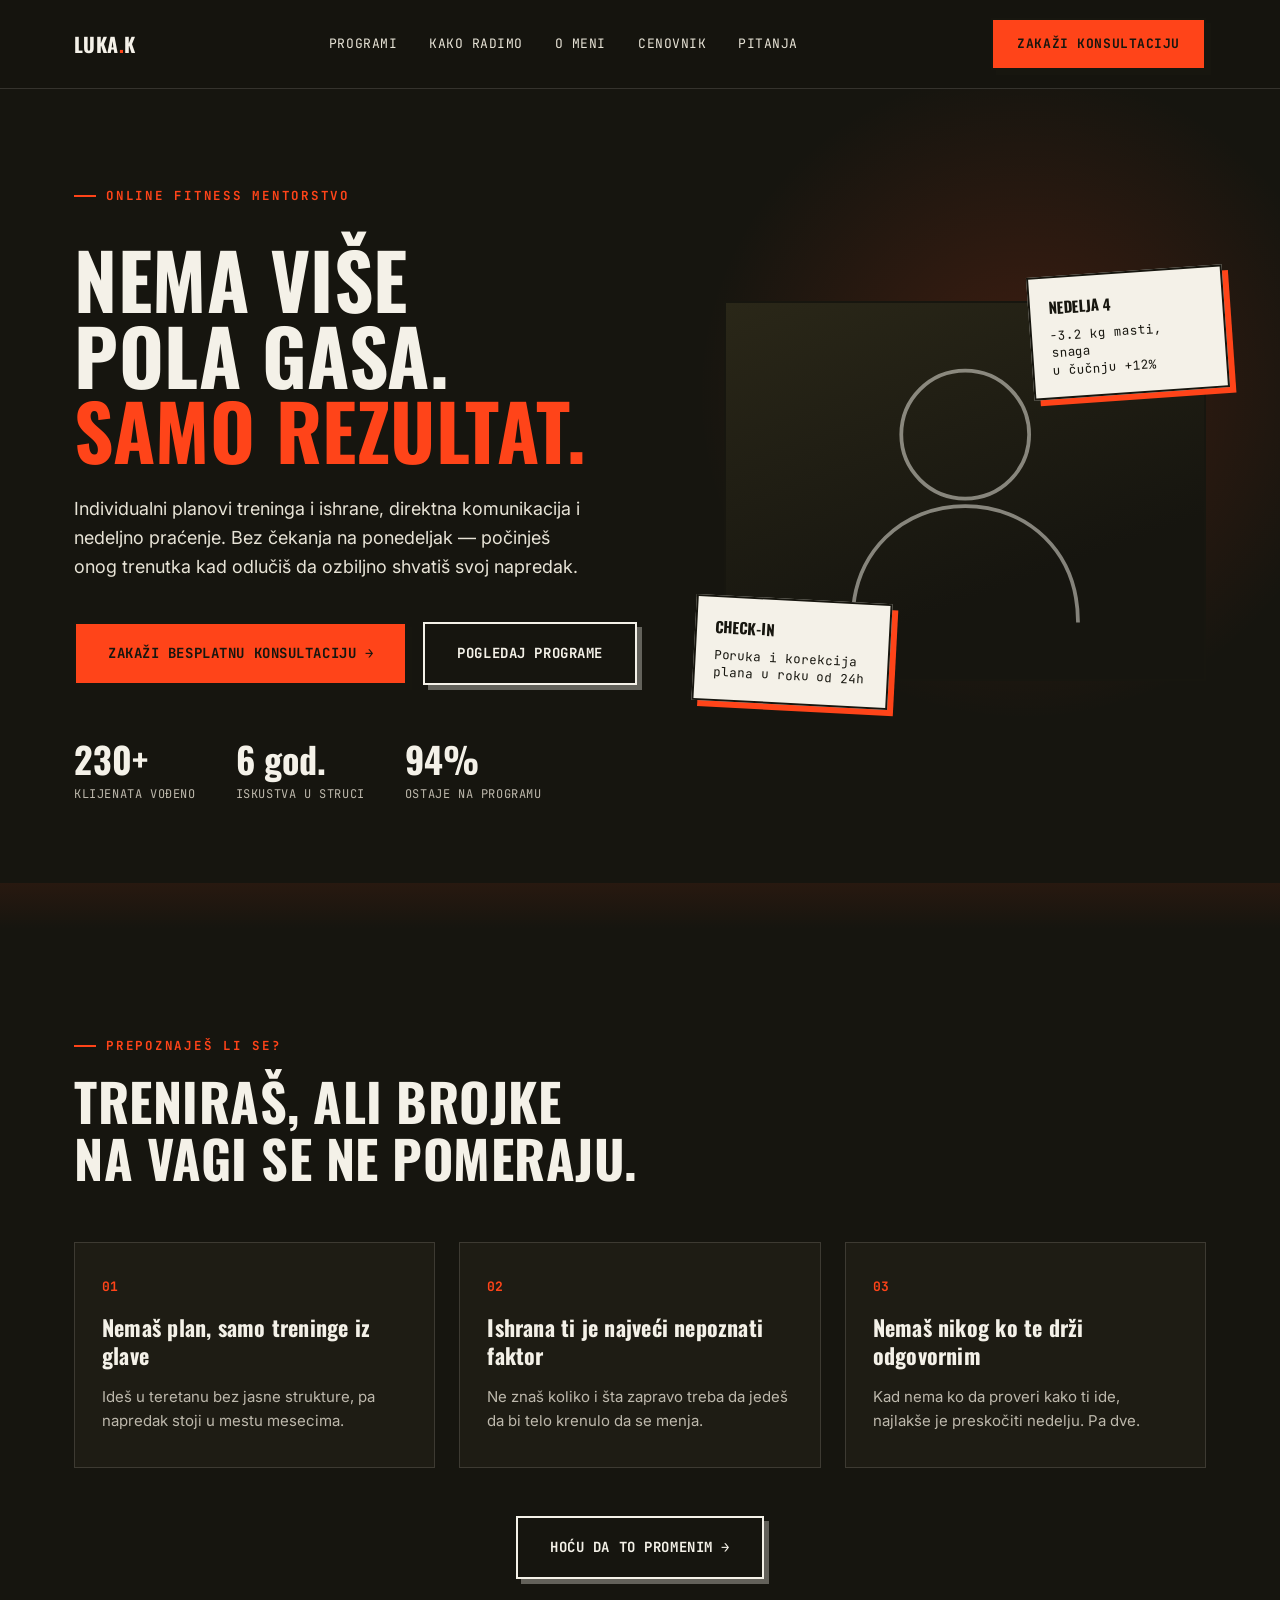
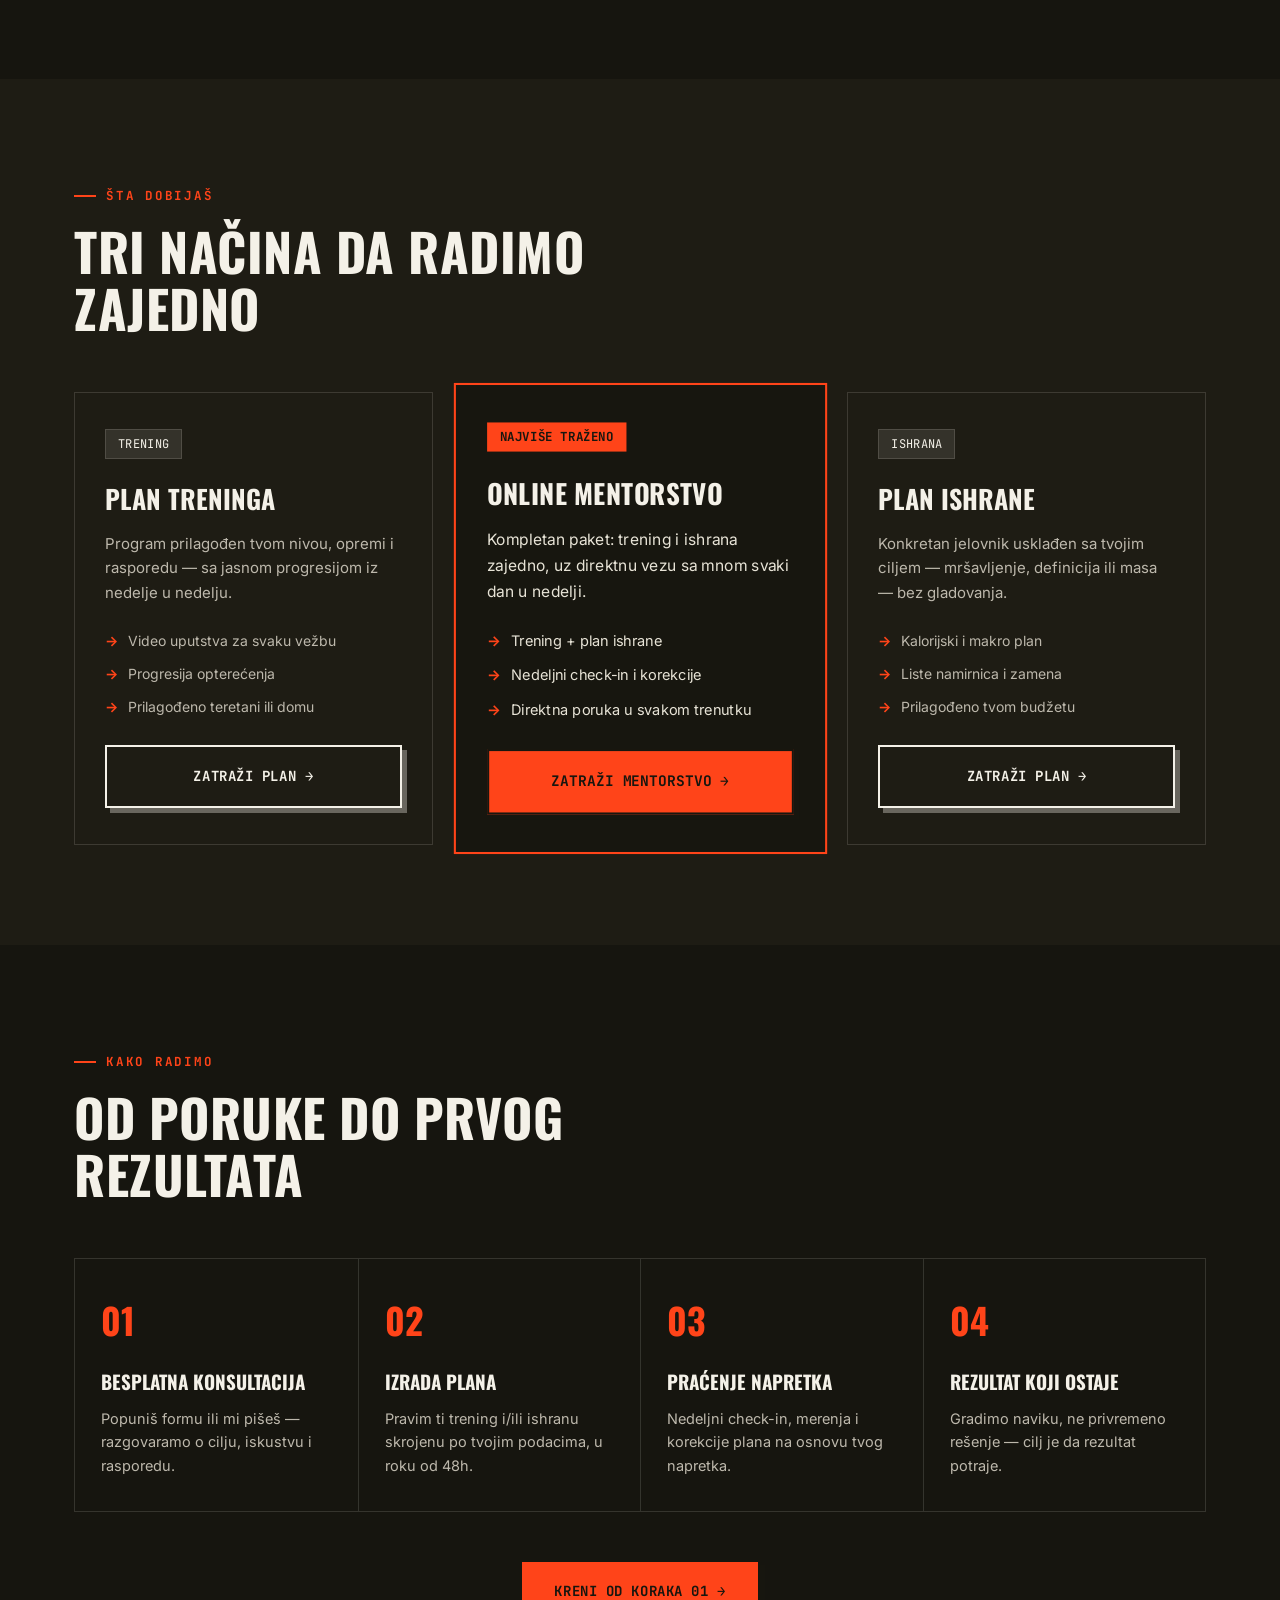
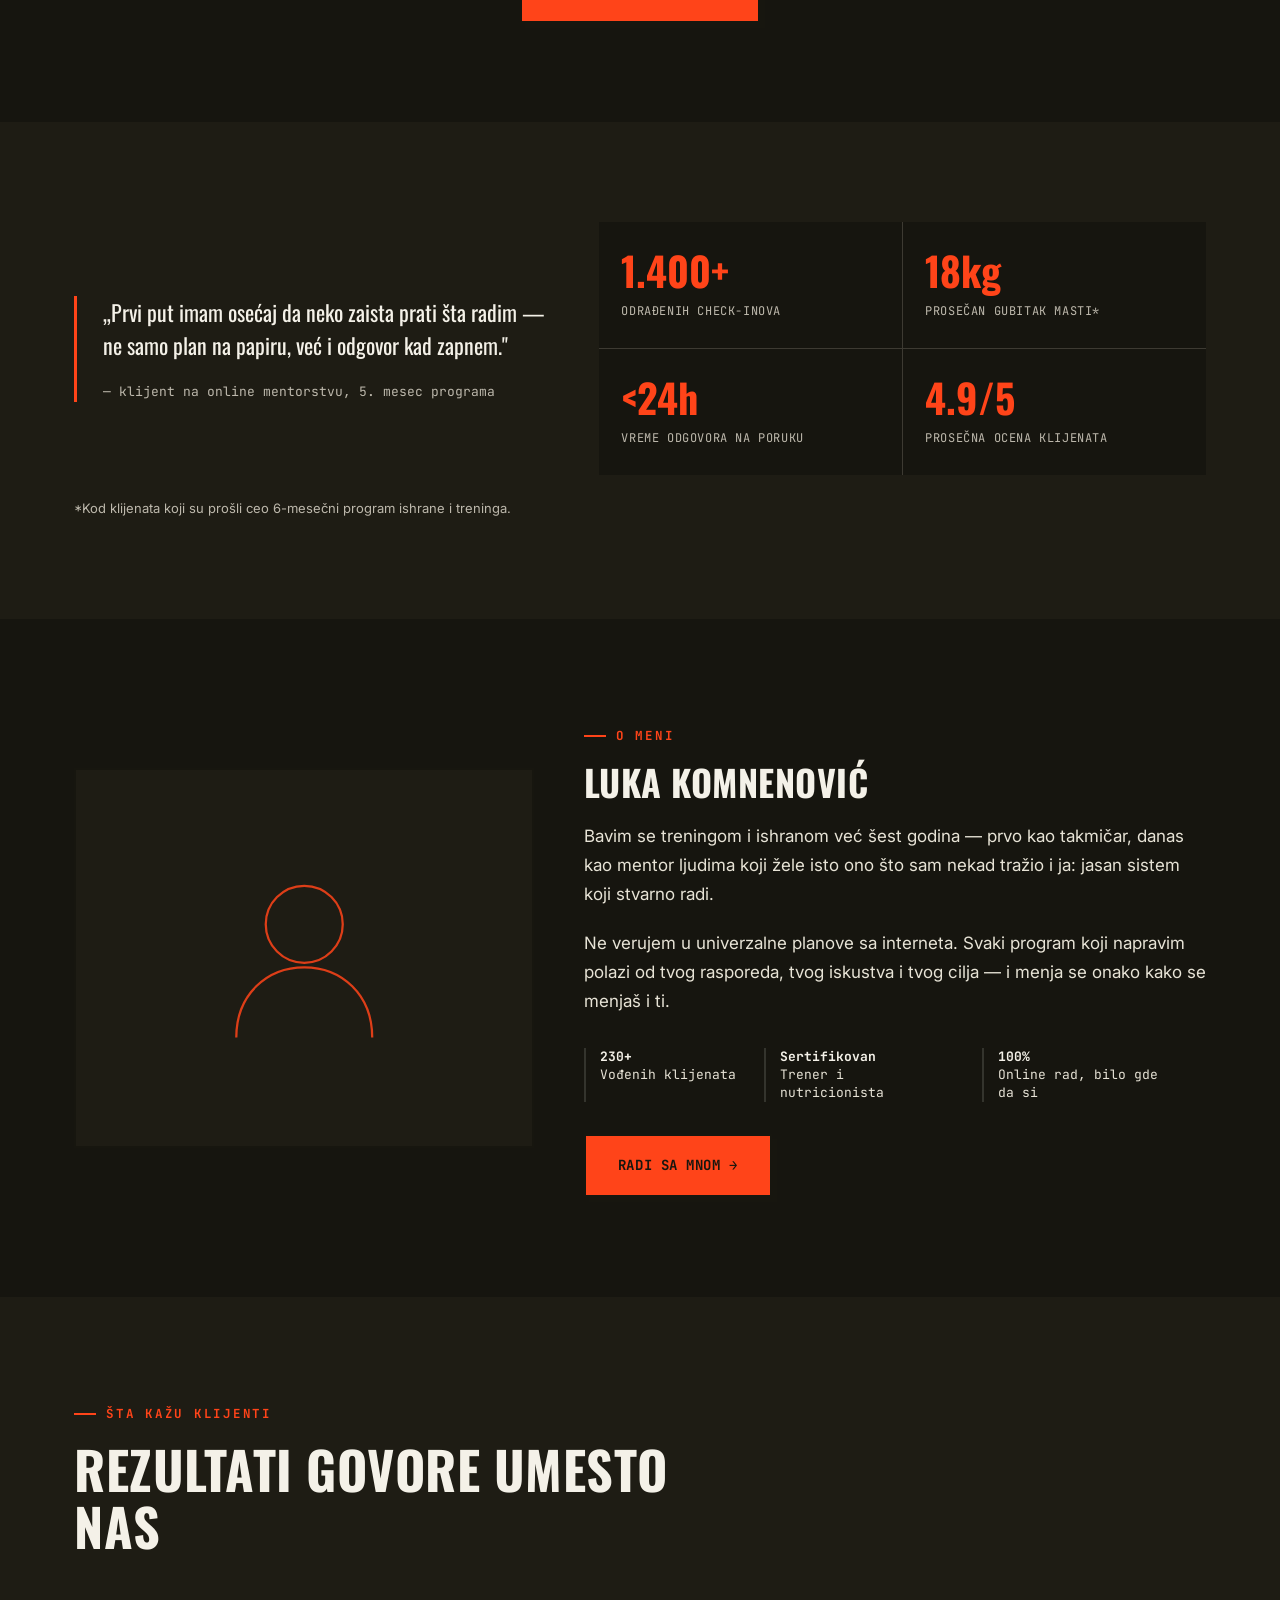
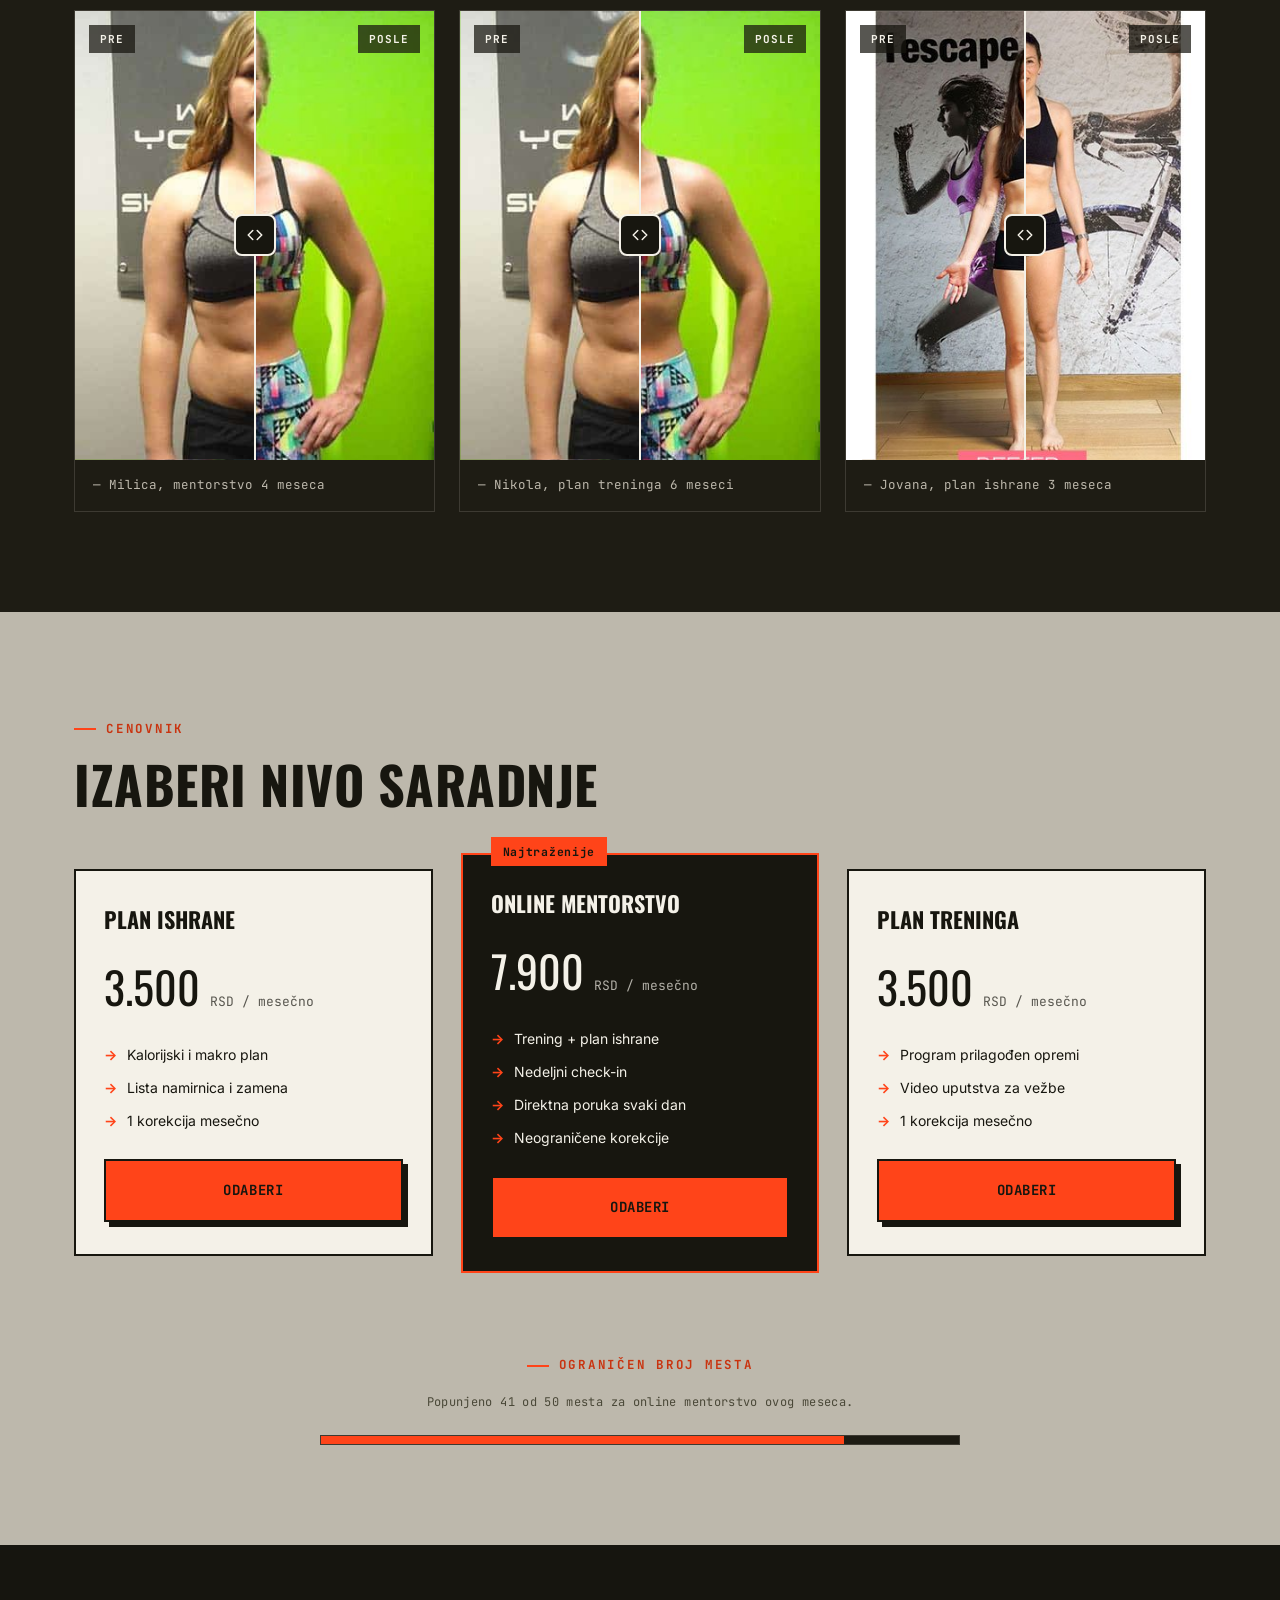
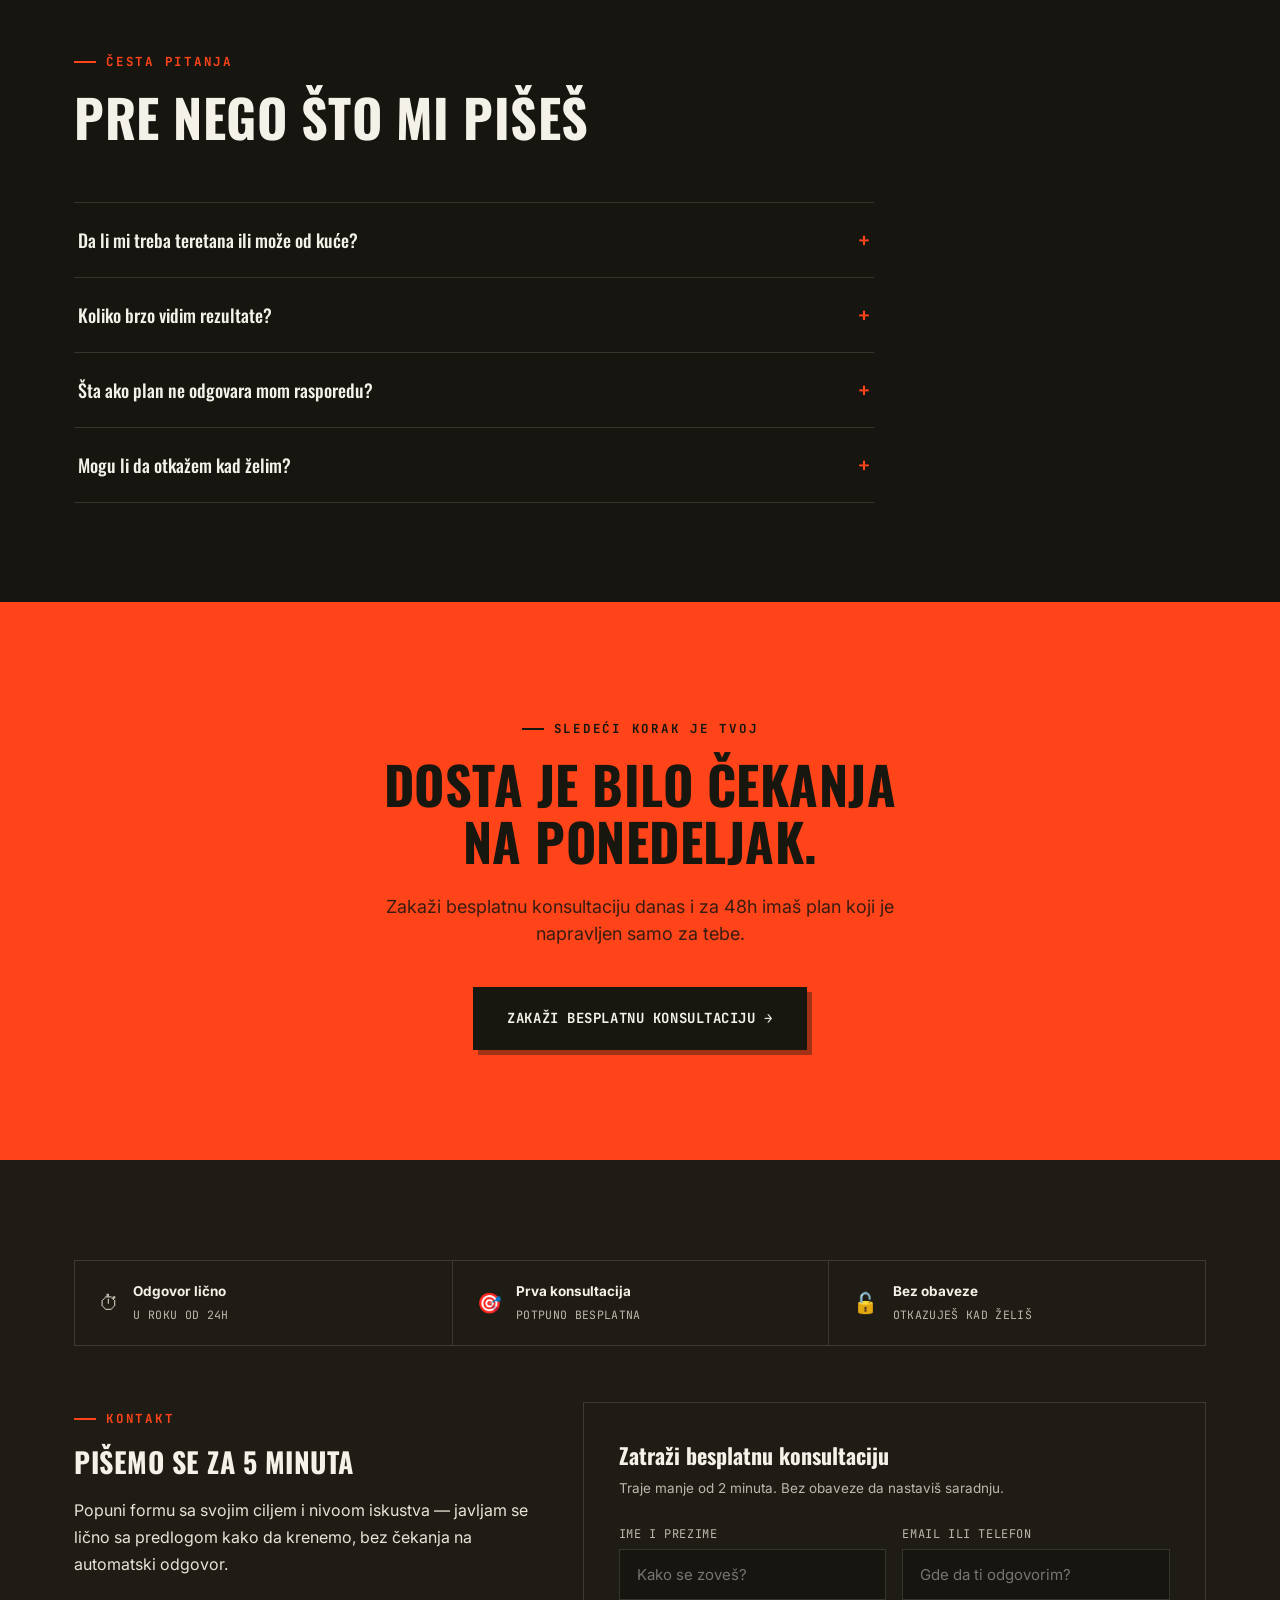
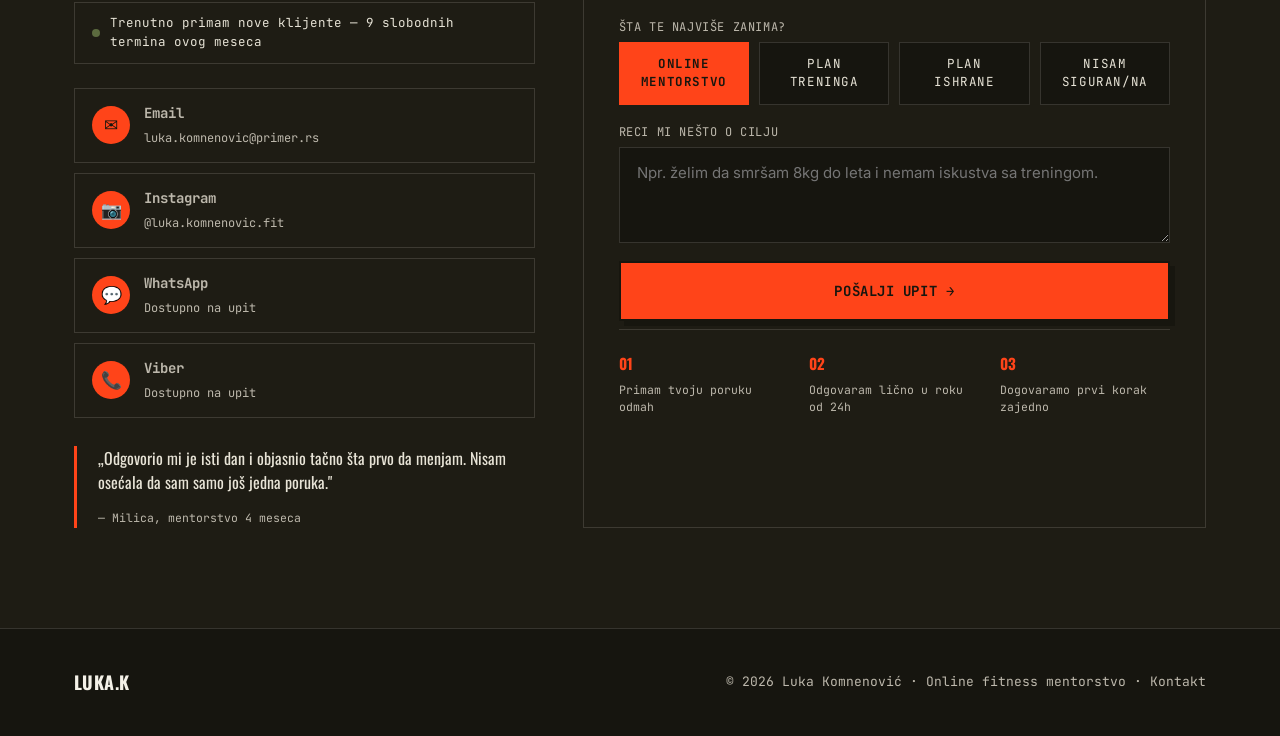
<file: index.html>
<!DOCTYPE html>
<html lang="sr">
<head>
<meta charset="UTF-8">
<meta name="viewport" content="width=device-width, initial-scale=1.0">
<title>LUKA.K — Online fitness mentorstvo</title>
<meta name="description" content="Individualni planovi treninga i ishrane, direktna komunikacija i nedeljno praćenje. Zakaži besplatnu konsultaciju sa Lukom Komnenovićem.">
<link rel="stylesheet" href="style.css">
</head>
<body>
<a class="skip-link" href="#main">Preskoči na sadržaj</a>

<header class="site-header">
  <div class="container">
    <a href="index.html" class="logo">LUKA<span>.</span>K</a>
    <nav aria-label="Glavna navigacija">
      <ul class="nav-list" id="nav-list">
        <li><a href="#programi">Programi</a></li>
        <li><a href="#kako-radimo">Kako radimo</a></li>
        <li><a href="#o-meni">O meni</a></li>
        <li><a href="#cenovnik">Cenovnik</a></li>
        <li><a href="#pitanja">Pitanja</a></li>
        <li class="nav-cta-mobile"><a href="#kontakt" class="btn btn-primary btn-sm">Zakaži konsultaciju</a></li>
      </ul>
    </nav>
    <a href="#kontakt" class="btn btn-primary btn-sm nav-cta">Zakaži konsultaciju</a>
    <button class="nav-toggle" aria-label="Otvori meni" aria-expanded="false">
      <span></span><span></span><span></span>
    </button>
  </div>
</header>

<main id="main">

  <!-- HERO -->
  <section class="hero">
    <div class="container">
      <div class="hero-grid">
        <div>
          <span class="eyebrow">Online fitness mentorstvo</span>
          <h1 class="hero-heading">
            NEMA VIŠE<br>
            POLA GASA.<br>
            <span class="accent-line">SAMO REZULTAT.</span>
          </h1>
          <p class="hero-desc">Individualni planovi treninga i ishrane, direktna komunikacija i nedeljno praćenje. Bez čekanja na ponedeljak — počinješ onog trenutka kad odlučiš da ozbiljno shvatiš svoj napredak.</p>
          <div class="hero-actions">
            <a href="#kontakt" class="btn btn-primary">Zakaži besplatnu konsultaciju →</a>
            <a href="#programi" class="btn btn-secondary">Pogledaj programe</a>
          </div>
          <div class="hero-stats">
            <div>
              <div class="stat-number">230+</div>
              <div class="stat-label">Klijenata vođeno</div>
            </div>
            <div>
              <div class="stat-number">6 god.</div>
              <div class="stat-label">Iskustva u struci</div>
            </div>
            <div>
              <div class="stat-number">94%</div>
              <div class="stat-label">Ostaje na programu</div>
            </div>
          </div>
        </div>
        <div class="hero-visual">
          <div class="hero-photo">
            <svg viewBox="0 0 200 200" fill="none" xmlns="http://www.w3.org/2000/svg" aria-hidden="true">
              <circle cx="100" cy="70" r="34" stroke="currentColor" stroke-width="2" opacity="0.5"/>
              <path d="M40 170c0-38 27-62 60-62s60 24 60 62" stroke="currentColor" stroke-width="2" opacity="0.5"/>
            </svg>
          </div>
          <div class="sticky-note note-1">
            <div class="note-title">Nedelja 4</div>
            <div class="note-line">−3.2 kg masti, snaga</div>
            <div class="note-line">u čučnju +12%</div>
          </div>
          <div class="sticky-note note-2">
            <div class="note-title">Check-in</div>
            <div class="note-line">Poruka i korekcija</div>
            <div class="note-line">plana u roku od 24h</div>
          </div>
        </div>
      </div>
    </div>
  </section>
  <div class="hero-gradient-bar"></div>

  <!-- PAIN POINTS -->
  <section class="section">
    <div class="container">
      <div class="section-header">
        <span class="eyebrow">Prepoznaješ li se?</span>
        <h2 class="section-title">Treniraš, ali brojke<br>na vagi se ne pomeraju.</h2>
      </div>
      <div class="pain-grid">
        <div class="pain-card">
          <div class="pain-num">01</div>
          <h3>Nemaš plan, samo treninge iz glave</h3>
          <p>Ideš u teretanu bez jasne strukture, pa napredak stoji u mestu mesecima.</p>
        </div>
        <div class="pain-card">
          <div class="pain-num">02</div>
          <h3>Ishrana ti je najveći nepoznati faktor</h3>
          <p>Ne znaš koliko i šta zapravo treba da jedeš da bi telo krenulo da se menja.</p>
        </div>
        <div class="pain-card">
          <div class="pain-num">03</div>
          <h3>Nemaš nikog ko te drži odgovornim</h3>
          <p>Kad nema ko da proveri kako ti ide, najlakše je preskočiti nedelju. Pa dve.</p>
        </div>
      </div>
      <div class="center-action">
        <a href="#kontakt" class="btn btn-secondary">Hoću da to promenim →</a>
      </div>
    </div>
  </section>

  <!-- PROGRAMS -->
  <section class="section section-alt" id="programi">
    <div class="container">
      <div class="section-header">
        <span class="eyebrow">Šta dobijaš</span>
        <h2 class="section-title">Tri načina da radimo<br>zajedno</h2>
      </div>
      <div class="programs-grid">
        <div class="program-card">
          <span class="tag">Trening</span>
          <h3>Plan treninga</h3>
          <p class="desc">Program prilagođen tvom nivou, opremi i rasporedu — sa jasnom progresijom iz nedelje u nedelju.</p>
          <ul class="check-list">
            <li>Video uputstva za svaku vežbu</li>
            <li>Progresija opterećenja</li>
            <li>Prilagođeno teretani ili domu</li>
          </ul>
          <a href="narucivanje.html?plan=trening" class="btn btn-secondary btn-block">Zatraži plan →</a>
        </div>
        <div class="program-card featured">
          <span class="tag">Najviše traženo</span>
          <h3>Online mentorstvo</h3>
          <p class="desc">Kompletan paket: trening i ishrana zajedno, uz direktnu vezu sa mnom svaki dan u nedelji.</p>
          <ul class="check-list">
            <li>Trening + plan ishrane</li>
            <li>Nedeljni check-in i korekcije</li>
            <li>Direktna poruka u svakom trenutku</li>
          </ul>
          <a href="narucivanje.html?plan=mentorstvo" class="btn btn-primary btn-block">Zatraži MENTORSTVO →</a>
        </div>
        <div class="program-card">
          <span class="tag">Ishrana</span>
          <h3>Plan ishrane</h3>
          <p class="desc">Konkretan jelovnik usklađen sa tvojim ciljem — mršavljenje, definicija ili masa — bez gladovanja.</p>
          <ul class="check-list">
            <li>Kalorijski i makro plan</li>
            <li>Liste namirnica i zamena</li>
            <li>Prilagođeno tvom budžetu</li>
          </ul>
          <a href="narucivanje.html?plan=ishrana" class="btn btn-secondary btn-block">Zatraži plan →</a>
        </div>
      </div>
    </div>
  </section>

  <!-- PROCESS -->
  <section class="section" id="kako-radimo">
    <div class="container">
      <div class="section-header">
        <span class="eyebrow">Kako radimo</span>
        <h2 class="section-title">Od poruke do prvog<br>rezultata</h2>
      </div>
      <div class="process-grid">
        <div class="process-step">
          <div class="process-num">01</div>
          <h3>Besplatna konsultacija</h3>
          <p>Popuniš formu ili mi pišeš — razgovaramo o cilju, iskustvu i rasporedu.</p>
        </div>
        <div class="process-step">
          <div class="process-num">02</div>
          <h3>Izrada plana</h3>
          <p>Pravim ti trening i/ili ishranu skrojenu po tvojim podacima, u roku od 48h.</p>
        </div>
        <div class="process-step">
          <div class="process-num">03</div>
          <h3>Praćenje napretka</h3>
          <p>Nedeljni check-in, merenja i korekcije plana na osnovu tvog napretka.</p>
        </div>
        <div class="process-step">
          <div class="process-num">04</div>
          <h3>Rezultat koji ostaje</h3>
          <p>Gradimo naviku, ne privremeno rešenje — cilj je da rezultat potraje.</p>
        </div>
      </div>
      <div class="center-action" style="margin-top:48px;">
        <a href="#kontakt" class="btn btn-primary">Kreni od koraka 01 →</a>
      </div>
    </div>
  </section>

  <!-- RESULTS -->
  <section class="section section-alt">
    <div class="container">
      <div class="results-grid">
        <blockquote class="quote-block">
          <p>„Prvi put imam osećaj da neko zaista prati šta radim — ne samo plan na papiru, već i odgovor kad zapnem."</p>
          <cite>— klijent na online mentorstvu, 5. mesec programa</cite>
        </blockquote>
        <div class="stat-cards">
          <div class="stat-card">
            <div class="stat-number">1.400+</div>
            <div class="stat-label">Odrađenih check-inova</div>
          </div>
          <div class="stat-card">
            <div class="stat-number">18kg</div>
            <div class="stat-label">Prosečan gubitak masti*</div>
          </div>
          <div class="stat-card">
            <div class="stat-number">&lt;24h</div>
            <div class="stat-label">Vreme odgovora na poruku</div>
          </div>
          <div class="stat-card">
            <div class="stat-number">4.9/5</div>
            <div class="stat-label">Prosečna ocena klijenata</div>
          </div>
        </div>
      </div>
      <p class="results-footnote">*Kod klijenata koji su prošli ceo 6-mesečni program ishrane i treninga.</p>
    </div>
  </section>

  <!-- ABOUT -->
  <section class="section" id="o-meni">
    <div class="container">
      <div class="about-grid">
        <div class="about-photo">
          <svg viewBox="0 0 200 200" fill="none" xmlns="http://www.w3.org/2000/svg" aria-hidden="true">
            <circle cx="100" cy="70" r="34" stroke="currentColor" stroke-width="2"/>
            <path d="M40 170c0-38 27-62 60-62s60 24 60 62" stroke="currentColor" stroke-width="2"/>
          </svg>
        </div>
        <div class="about-copy">
          <span class="eyebrow">O meni</span>
          <h2 class="section-title" style="font-size:36px;">Luka Komnenović</h2>
          <p>Bavim se treningom i ishranom već šest godina — prvo kao takmičar, danas kao mentor ljudima koji žele isto ono što sam nekad tražio i ja: jasan sistem koji stvarno radi.</p>
          <p>Ne verujem u univerzalne planove sa interneta. Svaki program koji napravim polazi od tvog rasporeda, tvog iskustva i tvog cilja — i menja se onako kako se menjaš i ti.</p>
          <div class="about-badges">
            <div class="about-badge"><strong>230+</strong>Vođenih klijenata</div>
            <div class="about-badge"><strong>Sertifikovan</strong>Trener i nutricionista</div>
            <div class="about-badge"><strong>100%</strong>Online rad, bilo gde da si</div>
          </div>
          <a href="#kontakt" class="btn btn-primary">Radi sa mnom →</a>
        </div>
      </div>
    </div>
  </section>

  <!-- TRANSFORMACIJE -->
  <section class="section section-alt" id="transformacije">
    <div class="container">
      <div class="section-header">
        <span class="eyebrow">Šta kažu klijenti</span>
        <h2 class="section-title">Rezultati govore umesto<br>nas</h2>
      </div>
      <div class="transform-grid">

        <!-- Slajd 1 -->
        <div class="transform-card">
          <div class="ba-slider" data-ba-slider>
            <!-- POSLE fotografija (donji, potpuno vidljiv sloj) -->
            <div class="ba-image ba-after">
              <img src="assets/client1-posle.jpg" alt="Milica posle" loading="lazy">
            </div>
            <!-- PRE fotografija (gornji sloj, seče se prevlačenjem) -->
            <div class="ba-image ba-before">
              <img src="assets/client1-pre.jpg" alt="Milica pre" loading="lazy">
            </div>
            <span class="ba-label ba-label-before">Pre</span>
            <span class="ba-label ba-label-after">Posle</span>
            <div class="ba-divider">
              <div class="ba-handle" role="slider" tabindex="0"
                   aria-label="Prevuci da uporediš pre i posle fotografiju — Milica"
                   aria-valuemin="0" aria-valuemax="100" aria-valuenow="50">
                <svg viewBox="0 0 24 24" fill="none" aria-hidden="true"><path d="M9 6l-6 6 6 6M15 6l6 6-6 6" stroke="currentColor" stroke-width="2" stroke-linecap="round" stroke-linejoin="round"/></svg>
              </div>
            </div>
          </div>
          <div class="transform-caption">— Milica, mentorstvo 4 meseca</div>
        </div>

        <!-- Slajd 2 -->
        <div class="transform-card">
          <div class="ba-slider" data-ba-slider>
            <div class="ba-image ba-after">
              <img src="assets/client1-posle.jpg" alt="Nikola posle" loading="lazy">
            </div>
            <div class="ba-image ba-before">
              <img src="assets/client1-pre.jpg" alt="Nikola pre" loading="lazy">
            </div>
            <span class="ba-label ba-label-before">Pre</span>
            <span class="ba-label ba-label-after">Posle</span>
            <div class="ba-divider">
              <div class="ba-handle" role="slider" tabindex="0"
                   aria-label="Prevuci da uporediš pre i posle fotografiju — Nikola"
                   aria-valuemin="0" aria-valuemax="100" aria-valuenow="50">
                <svg viewBox="0 0 24 24" fill="none" aria-hidden="true"><path d="M9 6l-6 6 6 6M15 6l6 6-6 6" stroke="currentColor" stroke-width="2" stroke-linecap="round" stroke-linejoin="round"/></svg>
              </div>
            </div>
          </div>
          <div class="transform-caption">— Nikola, plan treninga 6 meseci</div>
        </div>

        <!-- Slajd 3 -->
        <div class="transform-card">
          <div class="ba-slider" data-ba-slider>
            <div class="ba-image ba-after">
              <img src="assets/client3-posle.jpg" alt="Jovana posle" loading="lazy">
            </div>
            <div class="ba-image ba-before">
              <img src="assets/client3-pre.jpg" alt="Jovana pre" loading="lazy">
            </div>
            <span class="ba-label ba-label-before">Pre</span>
            <span class="ba-label ba-label-after">Posle</span>
            <div class="ba-divider">
              <div class="ba-handle" role="slider" tabindex="0"
                   aria-label="Prevuci da uporediš pre i posle fotografiju — Jovana"
                   aria-valuemin="0" aria-valuemax="100" aria-valuenow="50">
                <svg viewBox="0 0 24 24" fill="none" aria-hidden="true"><path d="M9 6l-6 6 6 6M15 6l6 6-6 6" stroke="currentColor" stroke-width="2" stroke-linecap="round" stroke-linejoin="round"/></svg>
              </div>
            </div>
          </div>
          <div class="transform-caption">— Jovana, plan ishrane 3 meseca</div>
        </div>

      </div>
    </div>
  </section>

  <!-- PRICING -->
  <section class="section-pricing" id="cenovnik">
    <div class="container">
      <div class="section-header">
        <span class="eyebrow">Cenovnik</span>
        <h2 class="section-title">Izaberi nivo saradnje</h2>
      </div>
      <div class="pricing-grid">
        <div class="pricing-card">
          <h3>Plan ishrane</h3>
          <div class="price-row">
            <span class="price">3.500</span>
            <span class="price-period">RSD / mesečno</span>
          </div>
          <ul class="check-list">
            <li>Kalorijski i makro plan</li>
            <li>Lista namirnica i zamena</li>
            <li>1 korekcija mesečno</li>
          </ul>
          <a href="narucivanje.html?plan=ishrana" class="btn btn-primary btn-block">Odaberi</a>
        </div>
        <div class="pricing-card featured">
          <span class="pricing-badge">Najtraženije</span>
          <h3>Online mentorstvo</h3>
          <div class="price-row">
            <span class="price">7.900</span>
            <span class="price-period">RSD / mesečno</span>
          </div>
          <ul class="check-list">
            <li>Trening + plan ishrane</li>
            <li>Nedeljni check-in</li>
            <li>Direktna poruka svaki dan</li>
            <li>Neograničene korekcije</li>
          </ul>
          <a href="narucivanje.html?plan=mentorstvo" class="btn btn-primary btn-block">Odaberi</a>
        </div>
        <div class="pricing-card">
          <h3>Plan treninga</h3>
          <div class="price-row">
            <span class="price">3.500</span>
            <span class="price-period">RSD / mesečno</span>
          </div>
          <ul class="check-list">
            <li>Program prilagođen opremi</li>
            <li>Video uputstva za vežbe</li>
            <li>1 korekcija mesečno</li>
          </ul>
          <a href="narucivanje.html?plan=trening" class="btn btn-primary btn-block">Odaberi</a>
        </div>
      </div>
      <div class="availability">
        <span class="eyebrow">Ograničen broj mesta</span>
        <p>Popunjeno 41 od 50 mesta za online mentorstvo ovog meseca.</p>
        <div class="progress-track"><div class="progress-fill"></div></div>
      </div>
    </div>
  </section>

  <!-- FAQ -->
  <section class="section" id="pitanja">
    <div class="container">
      <div class="section-header">
        <span class="eyebrow">Česta pitanja</span>
        <h2 class="section-title">Pre nego što mi pišeš</h2>
      </div>
      <div class="faq-list">
        <div class="faq-item">
          <button class="faq-question" aria-expanded="false">
            <span>Da li mi treba teretana ili može od kuće?</span>
            <span class="faq-icon">+</span>
          </button>
          <div class="faq-answer">
            <p>Ne mora. Programe pravim i za trening kod kuće sa minimalnom opremom (ili bez nje), kao i za teretanu — sve zavisi od tvog rasporeda i preferencija.</p>
          </div>
        </div>
        <div class="faq-item">
          <button class="faq-question" aria-expanded="false">
            <span>Koliko brzo vidim rezultate?</span>
            <span class="faq-icon">+</span>
          </button>
          <div class="faq-answer">
            <p>Prve promene u energiji i snazi klijenti primete već posle 2-3 nedelje doslednog rada. Vizuelne promene na telu obično dolaze posle prvog meseca.</p>
          </div>
        </div>
        <div class="faq-item">
          <button class="faq-question" aria-expanded="false">
            <span>Šta ako plan ne odgovara mom rasporedu?</span>
            <span class="faq-icon">+</span>
          </button>
          <div class="faq-answer">
            <p>Javiš mi i prilagodimo plan tvom stvarnom rasporedu — to je i poenta nedeljnog praćenja. Plan se menja onako kako se menja tvoja nedelja.</p>
          </div>
        </div>
        <div class="faq-item">
          <button class="faq-question" aria-expanded="false">
            <span>Mogu li da otkažem kad želim?</span>
            <span class="faq-icon">+</span>
          </button>
          <div class="faq-answer">
            <p>Da, bez obaveze i bez skrivenih uslova. Naplata je mesečna i otkazuješ kad god poželiš.</p>
          </div>
        </div>
      </div>
    </div>
  </section>

  <!-- FINAL CTA -->
  <section class="final-cta">
    <div class="container">
      <span class="eyebrow">Sledeći korak je tvoj</span>
      <h2 class="section-title">Dosta je bilo čekanja<br>na ponedeljak.</h2>
      <p>Zakaži besplatnu konsultaciju danas i za 48h imaš plan koji je napravljen samo za tebe.</p>
      <a href="#kontakt" class="btn btn-primary">Zakaži besplatnu konsultaciju →</a>
    </div>
  </section>

  <!-- CONTACT -->
  <section class="section section-alt" id="kontakt">
    <div class="container">
      <div class="contact-strip">
        <div class="contact-strip-item">
          <span class="icon">⏱</span>
          <div><strong>Odgovor lično</strong><span>U roku od 24h</span></div>
        </div>
        <div class="contact-strip-item">
          <span class="icon">🎯</span>
          <div><strong>Prva konsultacija</strong><span>Potpuno besplatna</span></div>
        </div>
        <div class="contact-strip-item">
          <span class="icon">🔓</span>
          <div><strong>Bez obaveze</strong><span>Otkazuješ kad želiš</span></div>
        </div>
      </div>

      <div class="contact-grid">
        <div class="contact-info">
          <span class="eyebrow">Kontakt</span>
          <h2 class="section-title">Pišemo se za 5 minuta</h2>
          <p>Popuni formu sa svojim ciljem i nivoom iskustva — javljam se lično sa predlogom kako da krenemo, bez čekanja na automatski odgovor.</p>

          <div class="availability-note">
            <span class="dot"></span>
            Trenutno primam nove klijente — 9 slobodnih termina ovog meseca
          </div>

          <div class="contact-channels">
            <div class="contact-channel">
              <span class="channel-icon">✉</span>
              <div><strong>Email</strong><span>luka.komnenovic@primer.rs</span></div>
            </div>
            <div class="contact-channel">
              <span class="channel-icon">📷</span>
              <div><strong>Instagram</strong><span>@luka.komnenovic.fit</span></div>
            </div>
            <div class="contact-channel">
              <span class="channel-icon">💬</span>
              <div><strong>WhatsApp</strong><span>Dostupno na upit</span></div>
            </div>
            <div class="contact-channel">
              <span class="channel-icon">📞</span>
              <div><strong>Viber</strong><span>Dostupno na upit</span></div>
            </div>
          </div>

          <blockquote class="contact-testimonial">
            <p>„Odgovorio mi je isti dan i objasnio tačno šta prvo da menjam. Nisam osećala da sam samo još jedna poruka."</p>
            <cite>— Milica, mentorstvo 4 meseca</cite>
          </blockquote>
        </div>

        <div class="contact-form-panel">
          <h3>Zatraži besplatnu konsultaciju</h3>
          <p>Traje manje od 2 minuta. Bez obaveze da nastaviš saradnju.</p>

          <form id="contact-form" novalidate>
            <div class="form-row two-col">
              <div class="form-group">
                <label for="c-name">Ime i prezime</label>
                <input type="text" id="c-name" name="name" placeholder="Kako se zoveš?" required>
              </div>
              <div class="form-group">
                <label for="c-contact">Email ili telefon</label>
                <input type="text" id="c-contact" name="contact" placeholder="Gde da ti odgovorim?" required>
              </div>
            </div>

            <div class="form-group" style="margin-bottom:18px;">
              <label>Šta te najviše zanima?</label>
              <div class="radio-group">
                <div class="radio-pill">
                  <input type="radio" id="c-opt1" name="interest" value="mentorstvo" checked>
                  <label for="c-opt1">Online mentorstvo</label>
                </div>
                <div class="radio-pill">
                  <input type="radio" id="c-opt2" name="interest" value="trening">
                  <label for="c-opt2">Plan treninga</label>
                </div>
                <div class="radio-pill">
                  <input type="radio" id="c-opt3" name="interest" value="ishrana">
                  <label for="c-opt3">Plan ishrane</label>
                </div>
                <div class="radio-pill">
                  <input type="radio" id="c-opt4" name="interest" value="nisam-siguran">
                  <label for="c-opt4">Nisam siguran/na</label>
                </div>
              </div>
            </div>

            <div class="form-group" style="margin-bottom:18px;">
              <label for="c-goal">Reci mi nešto o cilju</label>
              <textarea id="c-goal" name="goal" placeholder="Npr. želim da smršam 8kg do leta i nemam iskustva sa treningom."></textarea>
            </div>

            <button type="submit" class="btn btn-primary btn-block">Pošalji upit →</button>

            <div class="form-footer-steps">
              <div>
                <div class="step-num">01</div>
                <p>Primam tvoju poruku odmah</p>
              </div>
              <div>
                <div class="step-num">02</div>
                <p>Odgovaram lično u roku od 24h</p>
              </div>
              <div>
                <div class="step-num">03</div>
                <p>Dogovaramo prvi korak zajedno</p>
              </div>
            </div>
          </form>

          <div class="form-success" id="contact-success">
            <div class="check-circle">✓</div>
            <h4>Poruka je poslata!</h4>
            <p>Hvala — javljam se lično u roku od 24h na kontakt koji si ostavio/la.</p>
          </div>
        </div>
      </div>
    </div>
  </section>

</main>

<footer class="site-footer">
  <div class="container">
    <a href="index.html" class="logo">LUKA.K</a>
    <span class="footer-meta">© 2026 Luka Komnenović · Online fitness mentorstvo · Kontakt</span>
  </div>
</footer>

<script src="script.js"></script>
</body>
</html>
</file>
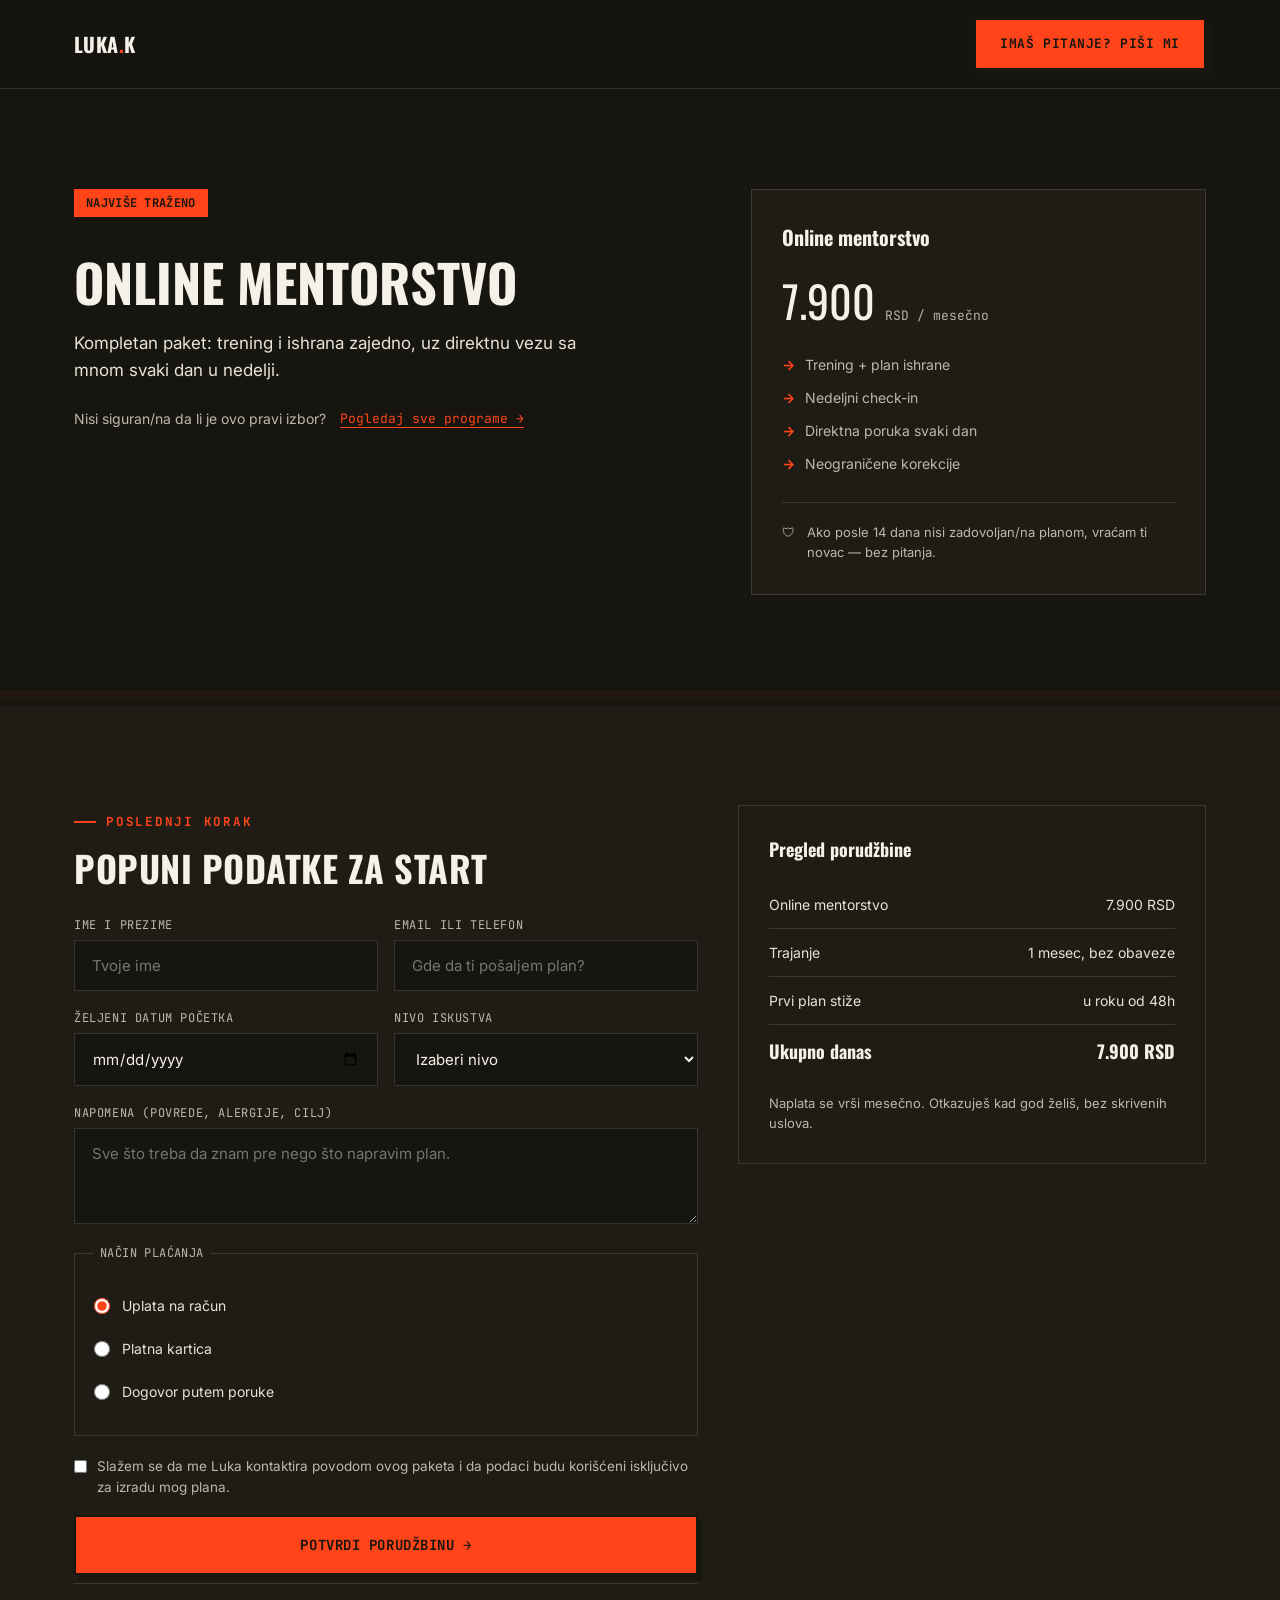
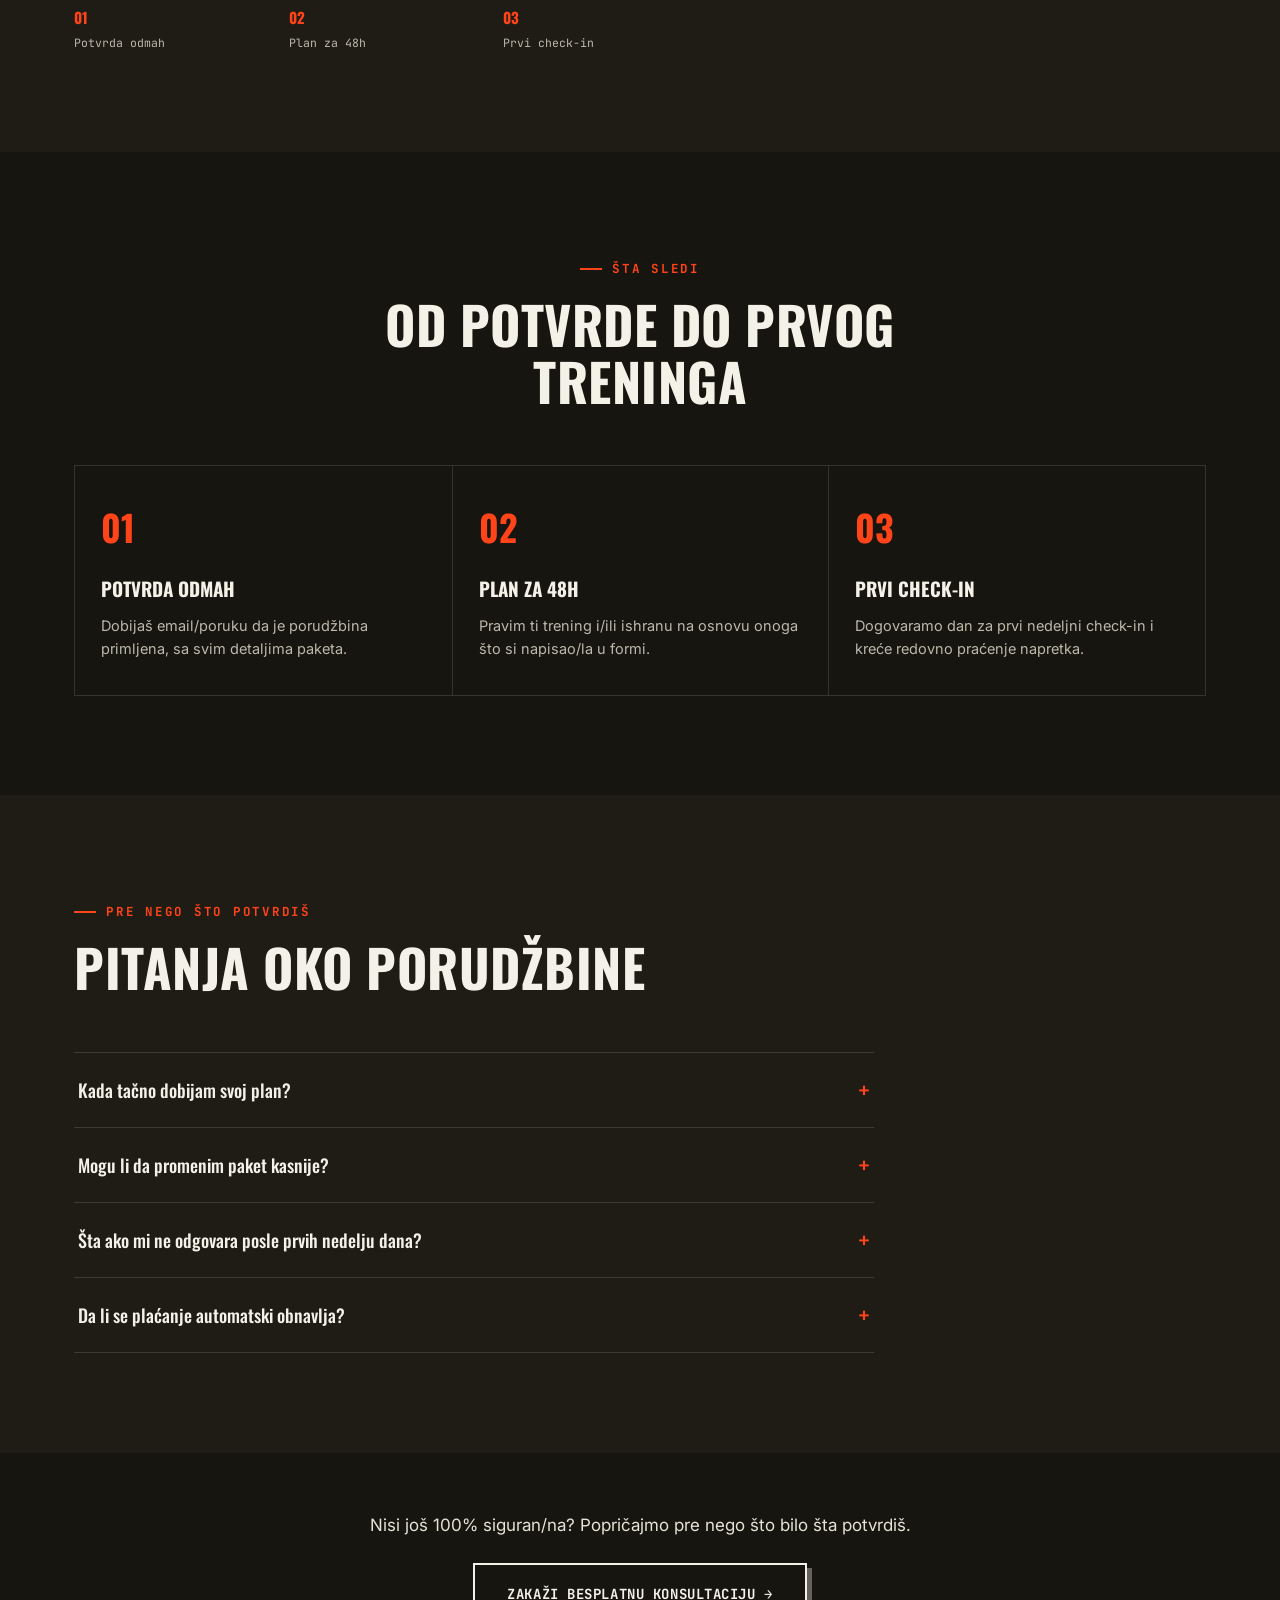
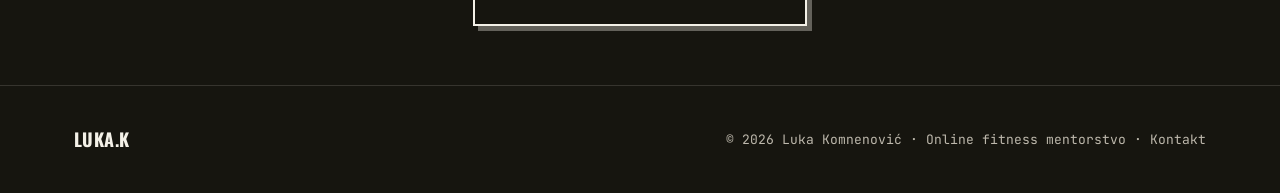
<file: narucivanje.html>
<!DOCTYPE html>
<html lang="sr">
<head>
<meta charset="UTF-8">
<meta name="viewport" content="width=device-width, initial-scale=1.0">
<title>Poruči program — LUKA.K</title>
<meta name="description" content="Popuni podatke i kreni sa svojim programom treninga, ishrane ili online mentorstva kod Luke Komnenovića.">
<link rel="stylesheet" href="style.css">
</head>
<body>
<a class="skip-link" href="#main">Preskoči na sadržaj</a>

<header class="site-header">
  <div class="container">
    <a href="index.html" class="logo">LUKA<span>.</span>K</a>
    <a href="index.html#kontakt" class="btn btn-primary btn-sm nav-cta">Imaš pitanje? Piši mi</a>
  </div>
</header>

<main id="main">

  <!-- PLAN SUMMARY -->
  <section class="section" style="padding-bottom:40px;">
    <div class="container">
      <div class="order-summary">
        <div class="order-hero-text">
          <div class="kicker-row">
            <span class="tag" style="background:var(--accent);color:var(--on-accent);border:none;font-weight:700;">Najviše traženo</span>
          </div>
          <h1 id="plan-title">Online mentorstvo</h1>
          <p id="plan-desc">Kompletan paket: trening i ishrana zajedno, uz direktnu vezu sa mnom svaki dan u nedelji.</p>
          <div class="unsure-row">
            <span>Nisi siguran/na da li je ovo pravi izbor?</span>
            <a href="index.html#cenovnik" class="link-underline">Pogledaj sve programe →</a>
          </div>
        </div>

        <div class="order-plan-card">
          <h3 id="plan-card-title">Online mentorstvo</h3>
          <div class="price-row">
            <span class="price" id="plan-price" style="color:var(--text-primary);">7.900</span>
            <span class="price-period">RSD / mesečno</span>
          </div>
          <ul class="check-list" id="plan-features">
            <li>Trening + plan ishrane</li>
            <li>Nedeljni check-in</li>
            <li>Direktna poruka svaki dan</li>
            <li>Neograničene korekcije</li>
          </ul>
          <div class="guarantee-box">
            <span>🛡</span>
            <span>Ako posle 14 dana nisi zadovoljan/na planom, vraćam ti novac — bez pitanja.</span>
          </div>
        </div>
      </div>
    </div>
  </section>
  <div class="divider-fade"></div>

  <!-- ORDER FORM -->
  <section class="section section-alt">
    <div class="container">
      <div class="order-form-grid">
        <div>
          <span class="eyebrow">Poslednji korak</span>
          <h2 class="section-title" style="font-size:36px;">Popuni podatke za start</h2>

          <form id="order-form" novalidate style="margin-top:28px;">
            <div class="form-row two-col">
              <div class="form-group">
                <label for="o-name">Ime i prezime</label>
                <input type="text" id="o-name" name="name" placeholder="Tvoje ime" required>
              </div>
              <div class="form-group">
                <label for="o-contact">Email ili telefon</label>
                <input type="text" id="o-contact" name="contact" placeholder="Gde da ti pošaljem plan?" required>
              </div>
            </div>

            <div class="form-row two-col">
              <div class="form-group">
                <label for="o-date">Željeni datum početka</label>
                <input type="date" id="o-date" name="startDate" required>
              </div>
              <div class="form-group">
                <label for="o-level">Nivo iskustva</label>
                <select id="o-level" name="level" required>
                  <option value="" disabled selected>Izaberi nivo</option>
                  <option value="pocetnik">Početnik</option>
                  <option value="srednji">Srednji nivo</option>
                  <option value="napredni">Napredni</option>
                </select>
              </div>
            </div>

            <div class="form-group" style="margin-bottom:20px;">
              <label for="o-note">Napomena (povrede, alergije, cilj)</label>
              <textarea id="o-note" name="note" placeholder="Sve što treba da znam pre nego što napravim plan."></textarea>
            </div>

            <fieldset>
              <legend>Način plaćanja</legend>
              <label class="radio-line">
                <input type="radio" name="payment" value="racun" checked>
                Uplata na račun
              </label>
              <label class="radio-line">
                <input type="radio" name="payment" value="kartica">
                Platna kartica
              </label>
              <label class="radio-line">
                <input type="radio" name="payment" value="dogovor">
                Dogovor putem poruke
              </label>
            </fieldset>

            <div class="checkbox-row">
              <input type="checkbox" id="o-consent" name="consent" required>
              <label for="o-consent">Slažem se da me Luka kontaktira povodom ovog paketa i da podaci budu korišćeni isključivo za izradu mog plana.</label>
            </div>

            <button type="submit" class="btn btn-primary btn-block">Potvrdi porudžbinu →</button>

            <div class="form-footer-steps">
              <div>
                <div class="step-num">01</div>
                <p>Potvrda odmah</p>
              </div>
              <div>
                <div class="step-num">02</div>
                <p>Plan za 48h</p>
              </div>
              <div>
                <div class="step-num">03</div>
                <p>Prvi check-in</p>
              </div>
            </div>
          </form>

          <div class="form-success" id="order-success">
            <div class="check-circle">✓</div>
            <h4>Porudžbina je primljena!</h4>
            <p>Poslao/la sam ti potvrdu na uneti kontakt. Tvoj plan stiže u roku od 48h.</p>
          </div>
        </div>

        <aside class="order-summary-card">
          <h3>Pregled porudžbine</h3>
          <div class="summary-line">
            <span id="summary-plan-name">Online mentorstvo</span>
            <span id="summary-plan-price">7.900 RSD</span>
          </div>
          <div class="summary-line">
            <span>Trajanje</span>
            <span>1 mesec, bez obaveze</span>
          </div>
          <div class="summary-line">
            <span>Prvi plan stiže</span>
            <span>u roku od 48h</span>
          </div>
          <div class="summary-line total">
            <span>Ukupno danas</span>
            <span id="summary-total">7.900 RSD</span>
          </div>
          <p class="summary-note">Naplata se vrši mesečno. Otkazuješ kad god želiš, bez skrivenih uslova.</p>
        </aside>
      </div>
    </div>
  </section>

  <!-- NEXT STEPS -->
  <section class="section">
    <div class="container">
      <div class="section-header text-center" style="margin:0 auto 56px;max-width:640px;">
        <span class="eyebrow" style="justify-content:center;">Šta sledi</span>
        <h2 class="section-title">Od potvrde do prvog treninga</h2>
      </div>
      <div class="next-steps-grid">
        <div class="process-step">
          <div class="process-num">01</div>
          <h3>Potvrda odmah</h3>
          <p>Dobijaš email/poruku da je porudžbina primljena, sa svim detaljima paketa.</p>
        </div>
        <div class="process-step">
          <div class="process-num">02</div>
          <h3>Plan za 48h</h3>
          <p>Pravim ti trening i/ili ishranu na osnovu onoga što si napisao/la u formi.</p>
        </div>
        <div class="process-step">
          <div class="process-num">03</div>
          <h3>Prvi check-in</h3>
          <p>Dogovaramo dan za prvi nedeljni check-in i kreće redovno praćenje napretka.</p>
        </div>
      </div>
    </div>
  </section>

  <!-- FAQ -->
  <section class="section section-alt">
    <div class="container">
      <div class="section-header">
        <span class="eyebrow">Pre nego što potvrdiš</span>
        <h2 class="section-title">Pitanja oko porudžbine</h2>
      </div>
      <div class="faq-list">
        <div class="faq-item">
          <button class="faq-question" aria-expanded="false">
            <span>Kada tačno dobijam svoj plan?</span>
            <span class="faq-icon">+</span>
          </button>
          <div class="faq-answer">
            <p>Najkasnije 48h nakon potvrde porudžbine i uplate. Obično stiže i brže.</p>
          </div>
        </div>
        <div class="faq-item">
          <button class="faq-question" aria-expanded="false">
            <span>Mogu li da promenim paket kasnije?</span>
            <span class="faq-icon">+</span>
          </button>
          <div class="faq-answer">
            <p>Da, u bilo kom trenutku možeš preći na drugi paket — samo mi javi putem poruke.</p>
          </div>
        </div>
        <div class="faq-item">
          <button class="faq-question" aria-expanded="false">
            <span>Šta ako mi ne odgovara posle prvih nedelju dana?</span>
            <span class="faq-icon">+</span>
          </button>
          <div class="faq-answer">
            <p>Prvo pokušavamo korekciju plana. Ako ni to ne pomogne u prvih 14 dana, vraćam ti novac — bez pitanja.</p>
          </div>
        </div>
        <div class="faq-item">
          <button class="faq-question" aria-expanded="false">
            <span>Da li se plaćanje automatski obnavlja?</span>
            <span class="faq-icon">+</span>
          </button>
          <div class="faq-answer">
            <p>Naplata je mesečna. Obnavlja se automatski dok ne otkažeš — otkazivanje je moguće u svakom trenutku bez skrivenih uslova.</p>
          </div>
        </div>
      </div>
    </div>
  </section>

  <!-- REASSURANCE -->
  <section class="reassurance-block">
    <div class="container">
      <p>Nisi još 100% siguran/na? Popričajmo pre nego što bilo šta potvrdiš.</p>
      <a href="index.html#kontakt" class="btn btn-secondary">Zakaži besplatnu konsultaciju →</a>
    </div>
  </section>

</main>

<footer class="site-footer">
  <div class="container">
    <a href="index.html" class="logo">LUKA.K</a>
    <span class="footer-meta">© 2026 Luka Komnenović · Online fitness mentorstvo · Kontakt</span>
  </div>
</footer>

<script src="script.js"></script>
<script>
  // Pre-fill plan details based on ?plan= query param
  (function () {
    const plans = {
      trening: {
        badge: 'Plan treninga',
        title: 'Plan treninga',
        desc: 'Program prilagođen tvom nivou, opremi i rasporedu — sa jasnom progresijom iz nedelje u nedelju.',
        price: '3.500',
        features: ['Program prilagođen opremi', 'Video uputstva za vežbe', '1 korekcija mesečno']
      },
      ishrana: {
        badge: 'Plan ishrane',
        title: 'Plan ishrane',
        desc: 'Konkretan jelovnik usklađen sa tvojim ciljem — mršavljenje, definicija ili masa — bez gladovanja.',
        price: '3.500',
        features: ['Kalorijski i makro plan', 'Lista namirnica i zamena', '1 korekcija mesečno']
      },
      mentorstvo: {
        badge: 'Najviše traženo',
        title: 'Online mentorstvo',
        desc: 'Kompletan paket: trening i ishrana zajedno, uz direktnu vezu sa mnom svaki dan u nedelji.',
        price: '7.900',
        features: ['Trening + plan ishrane', 'Nedeljni check-in', 'Direktna poruka svaki dan', 'Neograničene korekcije']
      }
    };

    const params = new URLSearchParams(window.location.search);
    const key = params.get('plan');
    const plan = plans[key] || plans.mentorstvo;

    document.getElementById('plan-title').textContent = plan.title;
    document.getElementById('plan-desc').textContent = plan.desc;
    document.getElementById('plan-card-title').textContent = plan.title;
    document.getElementById('plan-price').textContent = plan.price;
    document.getElementById('summary-plan-name').textContent = plan.title;
    document.getElementById('summary-plan-price').textContent = plan.price + ' RSD';
    document.getElementById('summary-total').textContent = plan.price + ' RSD';

    const featuresList = document.getElementById('plan-features');
    featuresList.innerHTML = '';
    plan.features.forEach((f) => {
      const li = document.createElement('li');
      li.textContent = f;
      featuresList.appendChild(li);
    });

    const badge = document.querySelector('.kicker-row .tag');
    if (badge) badge.textContent = plan.badge;
  })();
</script>
</body>
</html>
</file>
<file: style.css>
/* =====================================================
   LUKA.K — Online Fitness Mentorstvo
   ===================================================== */

@import url('https://fonts.googleapis.com/css2?family=Oswald:wght@400;500;600;700&family=JetBrains+Mono:wght@400;500;700&family=Inter:wght@400;500;600;700&display=swap');

:root {
  /* Colors */
  --bg: #16150f;
  --bg-card: #1e1c14;
  --border: rgba(244, 241, 232, 0.14);
  --border-strong: #17160f;
  --text-primary: #f4f1e8;
  --text-secondary: #e7e3d6;
  --text-muted: #bdb8ac;
  --text-placeholder: #757575;
  --accent: #ff4419;
  --accent-dark: #c9330f;
  --on-accent: #17160f;
  --tea: #bdb8ac;
  --green: #5c6b3f;

  /* Type */
  --font-display: 'Oswald', sans-serif;
  --font-mono: 'JetBrains Mono', monospace;
  --font-body: 'Inter', sans-serif;

  --container: 1180px;
}

* {
  box-sizing: border-box;
  margin: 0;
  padding: 0;
}

html {
  scroll-behavior: smooth;
}

@media (prefers-reduced-motion: reduce) {
  html {
    scroll-behavior: auto;
  }
  * {
    animation-duration: 0.01ms !important;
    transition-duration: 0.01ms !important;
  }
}

body {
  background: var(--bg);
  color: var(--text-primary);
  font-family: var(--font-body);
  line-height: 1.5;
  overflow-x: hidden;
}

img {
  max-width: 100%;
  display: block;
}

a {
  color: inherit;
  text-decoration: none;
}

ul {
  list-style: none;
}

button {
  font-family: inherit;
  cursor: pointer;
}

.container {
  max-width: var(--container);
  margin: 0 auto;
  padding: 0 24px;
}

.wide-container {
  max-width: 1920px;
  margin: 0 auto;
}

/* ===== Typography helpers ===== */

.eyebrow {
  display: inline-flex;
  align-items: center;
  gap: 10px;
  font-family: var(--font-mono);
  font-weight: 700;
  font-size: 12.5px;
  letter-spacing: 1.75px;
  text-transform: uppercase;
  color: var(--accent);
  margin-bottom: 18px;
}

.eyebrow::before {
  content: '';
  display: block;
  width: 22px;
  height: 2px;
  background: var(--accent);
}

.section-title {
  font-family: var(--font-display);
  font-weight: 700;
  text-transform: uppercase;
  letter-spacing: 0.5px;
  font-size: clamp(30px, 4.2vw, 52px);
  line-height: 1.08;
  color: var(--text-primary);
  margin-bottom: 20px;
}

.section-lead {
  font-family: var(--font-body);
  color: var(--text-secondary);
  font-size: 18px;
  line-height: 1.6;
  max-width: 640px;
}

.section-header {
  margin-bottom: 56px;
}

/* ===== Buttons ===== */

.btn {
  display: inline-flex;
  align-items: center;
  justify-content: center;
  gap: 8px;
  font-family: var(--font-mono);
  font-weight: 700;
  font-size: 14px;
  letter-spacing: 0.56px;
  text-transform: uppercase;
  padding: 19px 32px;
  border: 2px solid var(--border-strong);
  box-shadow: 5px 5px 0px var(--border-strong);
  transition: transform 0.15s ease, box-shadow 0.15s ease;
  white-space: nowrap;
  cursor: pointer;
}

.btn:hover {
  transform: translate(-2px, -2px);
  box-shadow: 7px 7px 0px var(--border-strong);
}

.btn:active {
  transform: translate(0, 0);
  box-shadow: 2px 2px 0px var(--border-strong);
}

.btn:focus-visible {
  outline: 2px solid var(--text-primary);
  outline-offset: 3px;
}

.btn-primary {
  background: var(--accent);
  color: var(--on-accent);
}

.btn-secondary {
  background: transparent;
  color: var(--text-primary);
  border-color: var(--text-primary);
  box-shadow: 5px 5px 0px rgba(244, 241, 232, 0.35);
}

.btn-secondary:hover {
  box-shadow: 7px 7px 0px rgba(244, 241, 232, 0.35);
}

.btn-block {
  width: 100%;
}

.btn-sm {
  padding: 14px 24px;
  font-size: 13px;
}

/* ===== Header ===== */

.site-header {
  position: sticky;
  top: 0;
  z-index: 100;
  backdrop-filter: blur(4px);
  background: rgba(22, 21, 15, 0.88);
  border-bottom: 1px solid var(--border);
}

.site-header .container {
  display: flex;
  align-items: center;
  justify-content: space-between;
  height: 88px;
}

.logo {
  font-family: var(--font-display);
  font-weight: 700;
  font-size: 20px;
  letter-spacing: 0.4px;
  text-transform: uppercase;
  color: var(--text-primary);
}

.logo span {
  color: var(--accent);
}

.nav-list {
  display: flex;
  gap: 32px;
  font-family: var(--font-mono);
  font-size: 13px;
  letter-spacing: 0.52px;
  text-transform: uppercase;
  color: var(--text-secondary);
}

.nav-list a {
  transition: color 0.15s ease;
}

.nav-list a:hover,
.nav-list a:focus-visible {
  color: var(--accent);
}

.nav-cta {
  display: none;
}

@media (min-width: 900px) {
  .nav-cta {
    display: inline-flex;
  }
}

.nav-cta-mobile {
  display: none;
}

@media (max-width: 899px) {
  .nav-cta-mobile {
    display: block;
  }
}

.nav-toggle {
  display: flex;
  flex-direction: column;
  gap: 5px;
  background: none;
  border: none;
  padding: 8px;
}

.nav-toggle span {
  display: block;
  width: 24px;
  height: 2px;
  background: var(--text-primary);
  transition: transform 0.2s ease, opacity 0.2s ease;
}

@media (min-width: 900px) {
  .nav-toggle {
    display: none;
  }
  .nav-list {
    display: flex;
  }
}

@media (max-width: 899px) {
  .nav-list {
    position: fixed;
    top: 88px;
    left: 0;
    right: 0;
    background: var(--bg);
    border-bottom: 1px solid var(--border);
    flex-direction: column;
    gap: 0;
    max-height: 0;
    overflow: hidden;
    transition: max-height 0.3s ease;
  }
  .nav-list.open {
    max-height: 400px;
  }
  .nav-list li {
    width: 100%;
  }
  .nav-list a {
    display: block;
    padding: 18px 24px;
    border-top: 1px solid var(--border);
  }
  .nav-list .nav-cta-mobile {
    padding: 18px 24px;
  }
}

/* ===== Hero ===== */

.hero {
  position: relative;
  padding: 90px 0 80px;
  background: linear-gradient(90deg, var(--bg) 0%, var(--bg) 100%);
  overflow: hidden;
}

.hero::before {
  content: '';
  position: absolute;
  top: -10%;
  right: -10%;
  width: 60vw;
  height: 60vw;
  max-width: 900px;
  max-height: 900px;
  background: radial-gradient(circle, rgba(255, 68, 25, 0.18) 0%, rgba(255, 68, 25, 0) 60%);
  pointer-events: none;
}

.hero-grid {
  display: grid;
  grid-template-columns: 1fr;
  gap: 60px;
  align-items: center;
  position: relative;
  z-index: 1;
}

@media (min-width: 1000px) {
  .hero-grid {
    grid-template-columns: 1.1fr 0.9fr;
  }
}

.hero-heading {
  font-family: var(--font-display);
  font-weight: 700;
  text-transform: uppercase;
  font-size: clamp(40px, 6vw, 92px);
  line-height: 0.98;
  letter-spacing: 0.5px;
  margin: 18px 0 28px;
}

.hero-heading .accent-line {
  color: var(--accent);
}

.hero-desc {
  color: var(--text-secondary);
  font-size: 18px;
  line-height: 1.6;
  max-width: 520px;
  margin-bottom: 40px;
}

.hero-actions {
  display: flex;
  flex-wrap: wrap;
  gap: 16px;
  margin-bottom: 56px;
}

.hero-stats {
  display: flex;
  flex-wrap: wrap;
  gap: 40px;
}

.stat-number {
  font-family: var(--font-display);
  font-weight: 700;
  font-size: 36px;
  color: var(--text-primary);
  line-height: 1;
}

.stat-label {
  font-family: var(--font-mono);
  font-size: 12px;
  letter-spacing: 0.6px;
  text-transform: uppercase;
  color: var(--text-muted);
  margin-top: 8px;
}

.hero-visual {
  position: relative;
  min-height: 380px;
  display: none;
}

@media (min-width: 1000px) {
  .hero-visual {
    display: block;
  }
}

.hero-photo {
  position: relative;
  width: 100%;
  height: 380px;
  border: 2px solid var(--border-strong);
  background: linear-gradient(160deg, #2a2718, #16150f 70%);
  overflow: hidden;
}

.hero-photo svg {
  position: absolute;
  inset: 0;
  width: 100%;
  height: 100%;
}

.sticky-note {
  position: absolute;
  background: var(--text-primary);
  border: 2px solid var(--border-strong);
  box-shadow: 6px 6px 0px var(--accent);
  color: var(--border-strong);
  padding: 18px;
  width: 196px;
}

.sticky-note.note-1 {
  top: -30px;
  right: -20px;
  transform: rotate(-4deg);
}

.sticky-note.note-2 {
  bottom: -24px;
  left: -30px;
  transform: rotate(3deg);
}

.sticky-note .note-title {
  font-family: var(--font-display);
  font-weight: 700;
  text-transform: uppercase;
  font-size: 15px;
  margin-bottom: 8px;
}

.sticky-note .note-line {
  font-family: var(--font-mono);
  font-size: 12.5px;
  line-height: 1.4;
}

.hero-gradient-bar {
  height: 46px;
  background: linear-gradient(180deg, rgba(255, 68, 25, 0.08), transparent);
}

/* ===== Generic sections ===== */

.section {
  padding: 100px 0;
}

.section-alt {
  background: var(--bg-card);
}

.divider-fade {
  height: 14px;
  background: linear-gradient(180deg, rgba(255, 68, 25, 0.08), transparent);
}

/* ===== Pain points ===== */

.pain-grid {
  display: grid;
  grid-template-columns: 1fr;
  gap: 24px;
  margin-bottom: 48px;
}

@media (min-width: 800px) {
  .pain-grid {
    grid-template-columns: repeat(3, 1fr);
  }
}

.pain-card {
  background: var(--bg-card);
  border: 1px solid var(--border);
  padding: 34px 27px;
}

.pain-num {
  font-family: var(--font-mono);
  font-weight: 700;
  font-size: 13px;
  color: var(--accent);
  margin-bottom: 18px;
}

.pain-card h3 {
  font-family: var(--font-display);
  font-weight: 700;
  font-size: 22px;
  letter-spacing: 0.22px;
  margin-bottom: 16px;
  line-height: 1.25;
}

.pain-card p {
  color: var(--text-muted);
  font-size: 15px;
  line-height: 1.6;
}

.center-action {
  display: flex;
  justify-content: center;
}

/* ===== Programs ===== */

.programs-grid {
  display: grid;
  grid-template-columns: 1fr;
  gap: 28px;
  align-items: stretch;
}

@media (min-width: 960px) {
  .programs-grid {
    grid-template-columns: repeat(3, 1fr);
  }
  .programs-grid .program-card.featured {
    transform: scale(1.04);
  }
}

.program-card {
  background: var(--bg-card);
  border: 1px solid var(--border);
  padding: 36px 30px;
  display: flex;
  flex-direction: column;
}

.program-card.featured {
  border: 2px solid var(--accent);
  background: var(--border-strong);
}

.tag {
  display: inline-block;
  font-family: var(--font-mono);
  font-size: 12px;
  letter-spacing: 0.3px;
  text-transform: uppercase;
  color: var(--text-primary);
  background: rgba(244, 241, 232, 0.1);
  border: 1px solid var(--border);
  padding: 5px 12px;
  margin-bottom: 20px;
  width: fit-content;
}

.program-card.featured .tag {
  background: var(--accent);
  color: var(--on-accent);
  border: none;
  font-weight: 700;
}

.program-card h3 {
  font-family: var(--font-display);
  font-weight: 700;
  font-size: 26px;
  text-transform: uppercase;
  margin-bottom: 14px;
}

.program-card p.desc {
  color: var(--text-muted);
  font-size: 15px;
  line-height: 1.65;
  margin-bottom: 24px;
}

.program-card.featured p.desc {
  color: var(--text-secondary);
}

.check-list {
  display: flex;
  flex-direction: column;
  gap: 12px;
  margin-bottom: 28px;
  flex-grow: 1;
}

.check-list li {
  display: flex;
  align-items: baseline;
  gap: 10px;
  font-size: 14px;
  color: var(--text-muted);
}

.program-card.featured .check-list li {
  color: var(--text-secondary);
}

.check-list li::before {
  content: '→';
  color: var(--accent);
  font-weight: 700;
  flex-shrink: 0;
}

.program-card .btn {
  margin-top: auto;
}

/* ===== Process ===== */

.process-grid {
  display: grid;
  grid-template-columns: 1fr;
  border: 1px solid var(--border);
}

@media (min-width: 800px) {
  .process-grid {
    grid-template-columns: repeat(4, 1fr);
  }
}

.process-step {
  padding: 34px 26px;
  border-top: 1px solid var(--border);
}

@media (min-width: 800px) {
  .process-step {
    border-top: none;
    border-left: 1px solid var(--border);
  }
  .process-step:first-child {
    border-left: none;
  }
}

.process-step:first-child {
  border-top: none;
}

.process-num {
  font-family: var(--font-display);
  font-weight: 700;
  font-size: 36px;
  color: var(--accent);
  margin-bottom: 20px;
}

.process-step h3 {
  font-family: var(--font-display);
  font-weight: 700;
  font-size: 19px;
  text-transform: uppercase;
  margin-bottom: 12px;
}

.process-step p {
  color: var(--text-muted);
  font-size: 14.5px;
  line-height: 1.6;
}

/* ===== Results ===== */

.results-grid {
  display: grid;
  grid-template-columns: 1fr;
  gap: 40px;
  align-items: center;
}

@media (min-width: 900px) {
  .results-grid {
    grid-template-columns: 0.8fr 1fr;
  }
}

.quote-block {
  border-left: 3px solid var(--accent);
  padding-left: 26px;
}

.quote-block p {
  font-family: var(--font-display);
  font-size: 22px;
  line-height: 1.5;
  color: var(--text-primary);
  margin-bottom: 16px;
}

.quote-block cite {
  font-style: normal;
  font-family: var(--font-mono);
  font-size: 13px;
  color: var(--text-muted);
}

.stat-cards {
  display: grid;
  grid-template-columns: repeat(2, 1fr);
  gap: 1px;
  background: var(--border);
}

.stat-card {
  background: var(--bg);
  padding: 28px 22px;
}

.stat-card .stat-number {
  font-size: 40px;
  color: var(--accent);
  margin-bottom: 12px;
}

.stat-card .stat-label {
  color: var(--text-muted);
}

.results-footnote {
  margin-top: 24px;
  font-size: 13px;
  color: var(--text-muted);
}

/* ===== About ===== */

.about-grid {
  display: grid;
  grid-template-columns: 1fr;
  gap: 50px;
  align-items: center;
}

@media (min-width: 900px) {
  .about-grid {
    grid-template-columns: 0.85fr 1.15fr;
  }
}

.about-photo {
  position: relative;
  background: var(--bg-card);
  border: 2px solid var(--border-strong);
  padding: 22px;
  min-height: 380px;
  display: flex;
  align-items: center;
  justify-content: center;
}

.about-photo svg {
  width: 55%;
  color: var(--accent);
  opacity: 0.85;
}

.about-copy p {
  color: var(--text-secondary);
  font-size: 17px;
  line-height: 1.7;
  margin-bottom: 20px;
}

.about-badges {
  display: flex;
  flex-wrap: wrap;
  gap: 28px;
  margin: 32px 0;
}

.about-badge {
  border-left: 2px solid var(--border);
  padding-left: 14px;
  font-family: var(--font-mono);
  font-size: 13px;
  color: var(--text-secondary);
  max-width: 190px;
  line-height: 1.4;
}

.about-badge strong {
  color: var(--text-primary);
  display: block;
}

/* ===== Testimonials ===== */

.testimonial-grid {
  display: grid;
  grid-template-columns: 1fr;
  gap: 24px;
}

@media (min-width: 900px) {
  .testimonial-grid {
    grid-template-columns: repeat(3, 1fr);
  }
}

.testimonial-card {
  background: var(--bg-card);
  border: 1px solid var(--border);
  padding: 28px;
}

.testimonial-avatar {
  width: 44px;
  height: 44px;
  border-radius: 50%;
  background: var(--accent);
  color: var(--on-accent);
  font-family: var(--font-display);
  font-weight: 700;
  display: flex;
  align-items: center;
  justify-content: center;
  margin-bottom: 20px;
}

.testimonial-card p.quote {
  color: var(--text-secondary);
  font-size: 15.5px;
  line-height: 1.6;
  margin-bottom: 22px;
  min-height: 96px;
}

.testimonial-card cite {
  font-style: normal;
  font-family: var(--font-mono);
  font-size: 12.5px;
  color: var(--text-muted);
}

/* ===== Transformacije (before/after slider) ===== */

.transform-grid {
  display: grid;
  grid-template-columns: 1fr;
  gap: 24px;
}

@media (min-width: 900px) {
  .transform-grid {
    grid-template-columns: repeat(3, 1fr);
  }
}

.transform-card {
  background: var(--bg-card);
  border: 1px solid var(--border);
  overflow: hidden;
}

.ba-slider {
  position: relative;
  width: 100%;
  aspect-ratio: 4 / 5;
  overflow: hidden;
  cursor: ew-resize;
  touch-action: none;
  user-select: none;
  -webkit-user-select: none;
}

.ba-image {
  position: absolute;
  inset: 0;
  width: 100%;
  height: 100%;
}

.ba-image img {
  width: 100%;
  height: 100%;
  object-fit: cover;
  object-position: top center;
  display: block;
  pointer-events: none;
  -webkit-user-drag: none;
}

.ba-before {
  clip-path: inset(0 50% 0 0);
  will-change: clip-path;
}

.ba-placeholder {
  width: 100%;
  height: 100%;
  display: flex;
  align-items: center;
  justify-content: center;
  text-align: center;
  padding: 20px;
  background: linear-gradient(135deg, #dcdcd4 0%, #c3c2b8 100%);
  color: #55544a;
  font-family: var(--font-mono);
  font-size: 12px;
  font-weight: 700;
  letter-spacing: 0.6px;
  text-transform: uppercase;
}

.ba-label {
  position: absolute;
  top: 14px;
  z-index: 2;
  font-family: var(--font-mono);
  font-size: 11px;
  font-weight: 700;
  letter-spacing: 1px;
  text-transform: uppercase;
  background: rgba(23, 22, 15, 0.72);
  color: var(--text-primary);
  padding: 6px 11px;
  pointer-events: none;
}

.ba-label-before {
  left: 14px;
}

.ba-label-after {
  right: 14px;
}

.ba-divider {
  position: absolute;
  top: 0;
  bottom: 0;
  left: 50%;
  width: 2px;
  background: var(--text-primary);
  transform: translateX(-50%);
  z-index: 3;
  pointer-events: none;
}

.ba-handle {
  position: absolute;
  top: 50%;
  left: 50%;
  transform: translate(-50%, -50%);
  width: 42px;
  height: 42px;
  border-radius: 8px;
  background: var(--border-strong);
  border: 2px solid var(--text-primary);
  display: flex;
  align-items: center;
  justify-content: center;
  gap: 1px;
  pointer-events: auto;
  cursor: ew-resize;
  transition: transform 0.1s ease;
}

.ba-handle:hover {
  transform: translate(-50%, -50%) scale(1.06);
}

.ba-handle:focus-visible {
  outline: 2px solid var(--accent);
  outline-offset: 3px;
}

.ba-handle svg {
  width: 18px;
  height: 18px;
  color: var(--text-primary);
}

.ba-slider.is-dragging {
  cursor: ew-resize;
}

.ba-slider.is-dragging .ba-handle {
  transform: translate(-50%, -50%) scale(1.06);
}

@media (max-width: 640px) {
  .ba-slider {
    aspect-ratio: 3 / 4;
  }
}

@media (pointer: coarse) {
  .ba-handle {
    width: 48px;
    height: 48px;
  }
  .ba-handle svg {
    width: 20px;
    height: 20px;
  }
}

.transform-caption {
  font-family: var(--font-mono);
  font-size: 12.5px;
  color: var(--text-muted);
  padding: 16px 18px;
}

/* ===== Pricing ===== */

.section-pricing {
  background: var(--tea);
  color: var(--border-strong);
  padding: 100px 0;
}

.section-pricing .eyebrow {
  color: var(--accent-dark);
}

.section-pricing .section-title {
  color: var(--border-strong);
}

.pricing-grid {
  display: grid;
  grid-template-columns: 1fr;
  gap: 28px;
  margin-bottom: 60px;
  align-items: start;
}

@media (min-width: 960px) {
  .pricing-grid {
    grid-template-columns: repeat(3, 1fr);
  }
  .pricing-card.featured {
    transform: translateY(-16px);
  }
}

.pricing-card {
  background: var(--text-primary);
  border: 2px solid var(--border-strong);
  padding: 32px 28px;
  color: var(--border-strong);
  display: flex;
  flex-direction: column;
}

.pricing-card.featured {
  background: var(--border-strong);
  border-color: var(--accent);
  color: var(--text-primary);
  position: relative;
}

.pricing-badge {
  position: absolute;
  top: -18px;
  left: 28px;
  background: var(--accent);
  color: var(--on-accent);
  font-family: var(--font-mono);
  font-weight: 700;
  font-size: 11.5px;
  letter-spacing: 0.7px;
  padding: 6px 12px;
}

.pricing-card h3 {
  font-family: var(--font-display);
  font-weight: 700;
  font-size: 22px;
  text-transform: uppercase;
  margin-bottom: 18px;
}

.price-row {
  display: flex;
  align-items: baseline;
  gap: 10px;
  margin-bottom: 24px;
}

.price {
  font-family: var(--font-display);
  font-weight: 400;
  font-size: 44px;
}

.price-period {
  font-family: var(--font-mono);
  font-size: 13px;
  opacity: 0.7;
}

.pricing-card .check-list {
  color: inherit;
}

.pricing-card .check-list li {
  color: inherit;
}

.pricing-card .btn {
  margin-top: auto;
}

.availability {
  text-align: center;
}

.availability .eyebrow {
  justify-content: center;
}

.availability p {
  font-family: var(--font-mono);
  font-size: 12px;
  letter-spacing: 0.36px;
  color: #4a4838;
  margin-bottom: 24px;
}

.progress-track {
  max-width: 640px;
  margin: 0 auto;
  height: 10px;
  background: var(--bg-card);
  border: 1px solid var(--border);
}

.progress-fill {
  height: 100%;
  width: 82%;
  background: var(--accent);
}

/* ===== FAQ ===== */

.faq-list {
  display: flex;
  flex-direction: column;
  max-width: 800px;
}

.faq-item {
  border-bottom: 1px solid var(--border);
}

.faq-item:first-child {
  border-top: 1px solid var(--border);
}

.faq-question {
  width: 100%;
  background: none;
  border: none;
  color: var(--text-primary);
  text-align: left;
  display: flex;
  align-items: center;
  justify-content: space-between;
  gap: 20px;
  padding: 24px 4px;
  font-family: var(--font-display);
  font-weight: 500;
  font-size: 18px;
}

.faq-question .faq-icon {
  font-family: var(--font-mono);
  font-size: 20px;
  color: var(--accent);
  flex-shrink: 0;
  transition: transform 0.2s ease;
}

.faq-item.open .faq-icon {
  transform: rotate(45deg);
}

.faq-answer {
  max-height: 0;
  overflow: hidden;
  transition: max-height 0.25s ease;
}

.faq-answer p {
  padding: 0 4px 24px;
  color: var(--text-muted);
  font-size: 15px;
  line-height: 1.6;
  max-width: 700px;
}

/* ===== Final CTA ===== */

.final-cta {
  text-align: center;
  padding: 110px 0;
  background: var(--accent);
  color: var(--border-strong);
}

.final-cta .eyebrow {
  justify-content: center;
  color: var(--border-strong);
}

.final-cta .eyebrow::before {
  background: var(--border-strong);
}

.final-cta .section-title {
  max-width: 900px;
  margin: 0 auto 24px;
  color: var(--border-strong);
}

.final-cta p {
  color: var(--border-strong);
  opacity: 0.85;
  font-size: 18px;
  max-width: 560px;
  margin: 0 auto 40px;
}

.final-cta .btn {
  margin: 0 auto;
  background: var(--border-strong);
  color: var(--text-primary);
  border-color: var(--border-strong);
  box-shadow: 5px 5px 0px rgba(23, 22, 15, 0.4);
}

.final-cta .btn:hover {
  box-shadow: 7px 7px 0px rgba(23, 22, 15, 0.4);
}

/* ===== Contact ===== */

.contact-strip {
  display: grid;
  grid-template-columns: 1fr;
  border: 1px solid var(--border);
  margin-bottom: 56px;
}

@media (min-width: 800px) {
  .contact-strip {
    grid-template-columns: repeat(3, 1fr);
  }
}

.contact-strip-item {
  display: flex;
  align-items: center;
  gap: 14px;
  padding: 20px 24px;
  border-top: 1px solid var(--border);
}

@media (min-width: 800px) {
  .contact-strip-item {
    border-top: none;
    border-left: 1px solid var(--border);
  }
  .contact-strip-item:first-child {
    border-left: none;
  }
}
.contact-strip-item:first-child {
  border-top: none;
}

.contact-strip-item .icon {
  font-size: 20px;
}

.contact-strip-item strong {
  display: block;
  font-size: 13.5px;
}

.contact-strip-item span {
  font-family: var(--font-mono);
  font-size: 11.5px;
  letter-spacing: 0.34px;
  text-transform: uppercase;
  color: var(--text-muted);
}

.contact-grid {
  display: grid;
  grid-template-columns: 1fr;
  gap: 48px;
}

@media (min-width: 950px) {
  .contact-grid {
    grid-template-columns: 0.85fr 1.15fr;
  }
}

.contact-info .section-title {
  font-size: 28px;
}

.contact-info > p {
  color: var(--text-secondary);
  font-size: 16px;
  line-height: 1.7;
  margin-bottom: 24px;
}

.availability-note {
  display: flex;
  align-items: center;
  gap: 10px;
  background: var(--bg-card);
  border: 1px solid var(--border);
  padding: 11px 17px;
  font-family: var(--font-mono);
  font-size: 12.5px;
  color: var(--text-secondary);
  margin-bottom: 24px;
}

.availability-note .dot {
  width: 8px;
  height: 8px;
  border-radius: 50%;
  background: var(--green);
  flex-shrink: 0;
}

.contact-channels {
  display: flex;
  flex-direction: column;
  gap: 10px;
  margin-bottom: 28px;
}

.contact-channel {
  display: flex;
  align-items: center;
  gap: 14px;
  border: 1px solid var(--border);
  padding: 14px 17px;
}

.contact-channel .channel-icon {
  width: 38px;
  height: 38px;
  border-radius: 50%;
  background: var(--accent);
  color: var(--on-accent);
  display: flex;
  align-items: center;
  justify-content: center;
  font-size: 17px;
  flex-shrink: 0;
}

.contact-channel strong {
  display: block;
  font-family: var(--font-mono);
  font-size: 14px;
  color: var(--text-muted);
}

.contact-channel span {
  font-family: var(--font-mono);
  font-size: 12px;
  color: var(--text-muted);
}

.contact-testimonial {
  border-left: 3px solid var(--accent);
  padding-left: 21px;
}

.contact-testimonial p {
  font-family: var(--font-display);
  font-size: 16px;
  color: var(--text-secondary);
  line-height: 1.5;
  margin-bottom: 10px;
}

.contact-testimonial cite {
  font-style: normal;
  font-family: var(--font-mono);
  font-size: 11.5px;
  color: var(--text-muted);
}

.contact-form-panel {
  background: var(--bg-card);
  border: 1px solid var(--border);
  padding: 36px 35px;
}

.contact-form-panel h3 {
  font-family: var(--font-display);
  font-weight: 700;
  font-size: 22px;
  margin-bottom: 6px;
}

.contact-form-panel > p {
  color: var(--text-muted);
  font-size: 13.5px;
  margin-bottom: 26px;
}

.form-row {
  display: grid;
  grid-template-columns: 1fr;
  gap: 16px;
  margin-bottom: 18px;
}

@media (min-width: 600px) {
  .form-row.two-col {
    grid-template-columns: 1fr 1fr;
  }
}

.form-group {
  display: flex;
  flex-direction: column;
  gap: 6px;
}

.form-group label {
  font-family: var(--font-mono);
  font-size: 12px;
  letter-spacing: 0.6px;
  text-transform: uppercase;
  color: var(--text-muted);
}

.form-group input,
.form-group textarea,
.form-group select {
  background: var(--bg);
  border: 1px solid var(--border);
  color: var(--text-primary);
  font-family: var(--font-body);
  font-size: 15px;
  padding: 15px 17px;
  width: 100%;
}

.form-group input::placeholder,
.form-group textarea::placeholder {
  color: var(--text-placeholder);
}

.form-group input:focus,
.form-group textarea:focus,
.form-group select:focus {
  outline: none;
  border-color: var(--accent);
}

.form-group textarea {
  resize: vertical;
  min-height: 96px;
}

.radio-group {
  display: grid;
  grid-template-columns: repeat(2, 1fr);
  gap: 10px;
}

@media (min-width: 600px) {
  .radio-group {
    grid-template-columns: repeat(4, 1fr);
  }
}

.radio-pill {
  position: relative;
}

.radio-pill input {
  position: absolute;
  opacity: 0;
  inset: 0;
  cursor: pointer;
}

.radio-pill label {
  display: block;
  border: 1px solid var(--border);
  background: var(--bg);
  color: var(--text-secondary);
  font-family: var(--font-mono);
  font-size: 12.5px;
  padding: 12px 14px;
  text-align: center;
  transition: all 0.15s ease;
}

.radio-pill input:checked + label {
  background: var(--accent);
  border-color: var(--accent);
  color: var(--on-accent);
  font-weight: 700;
}

.radio-pill input:focus-visible + label {
  outline: 2px solid var(--text-primary);
  outline-offset: 2px;
}

.checkbox-row {
  display: flex;
  align-items: flex-start;
  gap: 10px;
  margin: 18px 0;
}

.checkbox-row input {
  margin-top: 4px;
  accent-color: var(--accent);
  flex-shrink: 0;
}

.checkbox-row label {
  font-size: 13.5px;
  color: var(--text-muted);
  line-height: 1.5;
}

.form-footer-steps {
  display: grid;
  grid-template-columns: 1fr;
  gap: 20px;
  border-top: 1px solid var(--border);
  padding-top: 22px;
  margin-top: 8px;
}

@media (min-width: 600px) {
  .form-footer-steps {
    grid-template-columns: repeat(3, 1fr);
  }
}

.form-footer-steps .step-num {
  font-family: var(--font-display);
  font-weight: 700;
  font-size: 15px;
  color: var(--accent);
  margin-bottom: 6px;
}

.form-footer-steps p {
  font-family: var(--font-mono);
  font-size: 11.5px;
  color: var(--text-muted);
}

.form-success {
  display: none;
  text-align: center;
  padding: 40px 20px;
}

.form-success.show {
  display: block;
}

.form-success .check-circle {
  width: 56px;
  height: 56px;
  border-radius: 50%;
  background: var(--accent);
  color: var(--on-accent);
  display: flex;
  align-items: center;
  justify-content: center;
  font-size: 28px;
  margin: 0 auto 20px;
}

.form-success h4 {
  font-family: var(--font-display);
  font-size: 22px;
  margin-bottom: 10px;
}

.form-success p {
  color: var(--text-muted);
  font-size: 14px;
}

/* ===== Footer ===== */

.site-footer {
  border-top: 1px solid var(--border);
  padding: 40px 0;
}

.site-footer .container {
  display: flex;
  flex-wrap: wrap;
  gap: 16px;
  align-items: center;
  justify-content: space-between;
}

.site-footer .logo {
  font-size: 18px;
}

.footer-meta {
  font-family: var(--font-mono);
  font-size: 13px;
  color: var(--text-muted);
}

/* ===== Order page specific ===== */

.order-summary {
  display: grid;
  grid-template-columns: 1fr;
  gap: 40px;
  align-items: start;
  margin-bottom: 56px;
}

@media (min-width: 950px) {
  .order-summary {
    grid-template-columns: 1.4fr 1fr;
  }
}

.order-hero-text .kicker-row {
  display: flex;
  align-items: center;
  gap: 16px;
  flex-wrap: wrap;
  margin-bottom: 18px;
}

.order-hero-text h1 {
  font-family: var(--font-display);
  font-weight: 700;
  font-size: clamp(34px, 4.5vw, 52px);
  text-transform: uppercase;
  margin-bottom: 20px;
  line-height: 1.05;
}

.order-hero-text > p {
  color: var(--text-secondary);
  font-size: 17px;
  line-height: 1.6;
  max-width: 520px;
  margin-bottom: 24px;
}

.unsure-row {
  display: flex;
  align-items: center;
  gap: 14px;
  flex-wrap: wrap;
  font-size: 14px;
  color: var(--text-muted);
}

.link-underline {
  color: var(--accent);
  font-family: var(--font-mono);
  font-size: 13px;
  text-decoration: underline;
  text-underline-offset: 4px;
}

.order-plan-card {
  background: var(--bg-card);
  border: 1px solid var(--border);
  padding: 32px 30px;
}

.order-plan-card h3 {
  font-family: var(--font-display);
  font-weight: 700;
  font-size: 20px;
  margin-bottom: 16px;
}

.order-plan-card .price-row {
  margin-bottom: 20px;
}

.guarantee-box {
  display: flex;
  gap: 12px;
  align-items: flex-start;
  border-top: 1px solid var(--border);
  padding-top: 20px;
  margin-top: 24px;
  font-size: 13px;
  color: var(--text-muted);
  line-height: 1.5;
}

.order-form-grid {
  display: grid;
  grid-template-columns: 1fr;
  gap: 40px;
  align-items: start;
}

@media (min-width: 1000px) {
  .order-form-grid {
    grid-template-columns: 1.2fr 0.9fr;
  }
}

fieldset {
  border: 1px solid var(--border);
  padding: 22px 19px;
  margin-bottom: 20px;
}

legend {
  font-family: var(--font-mono);
  font-size: 12px;
  letter-spacing: 0.4px;
  text-transform: uppercase;
  color: var(--text-muted);
  padding: 0 6px;
}

.radio-line {
  display: flex;
  align-items: center;
  gap: 12px;
  padding: 11px 0;
  font-size: 14px;
  color: var(--text-secondary);
}

.radio-line input {
  accent-color: var(--accent);
  width: 16px;
  height: 16px;
}

.order-summary-card {
  background: var(--bg-card);
  border: 1px solid var(--border);
  padding: 30px;
  position: sticky;
  top: 110px;
}

.order-summary-card h3 {
  font-family: var(--font-display);
  font-weight: 700;
  font-size: 18px;
  margin-bottom: 18px;
}

.summary-line {
  display: flex;
  justify-content: space-between;
  padding: 13px 0;
  border-top: 1px solid var(--border);
  font-size: 14px;
  color: var(--text-secondary);
}

.summary-line:first-of-type {
  border-top: none;
}

.summary-line.total {
  font-family: var(--font-display);
  font-weight: 700;
  font-size: 18px;
  color: var(--text-primary);
}

.summary-note {
  margin-top: 16px;
  font-size: 13px;
  color: var(--text-muted);
  line-height: 1.5;
}

.next-steps-grid {
  display: grid;
  grid-template-columns: 1fr;
  border: 1px solid var(--border);
}

@media (min-width: 800px) {
  .next-steps-grid {
    grid-template-columns: repeat(3, 1fr);
  }
}

.reassurance-block {
  text-align: center;
  padding: 60px 0;
}

.reassurance-block p {
  color: var(--text-secondary);
  font-size: 17px;
  margin-bottom: 24px;
}

.reassurance-block .btn {
  margin: 0 auto;
}

/* ===== Scroll reveal (fade-and-slide-up) ===== */

.reveal {
  opacity: 0;
  transform: translateY(20px);
  transition: opacity 0.6s ease-out, transform 0.6s ease-out;
  will-change: opacity, transform;
}

.reveal.is-visible {
  opacity: 1;
  transform: translateY(0);
}

@media (prefers-reduced-motion: reduce) {
  .reveal {
    opacity: 1;
    transform: none;
    transition: none;
  }
}

/* ===== Utility ===== */

.text-center {
  text-align: center;
}

.mb-0 {
  margin-bottom: 0;
}

.hidden {
  display: none;
}

.skip-link {
  position: absolute;
  left: -9999px;
  top: 0;
  background: var(--accent);
  color: var(--on-accent);
  padding: 12px 20px;
  z-index: 1000;
  font-family: var(--font-mono);
  font-weight: 700;
}

.skip-link:focus {
  left: 24px;
  top: 24px;
}

@media (max-width: 640px) {
  .section {
    padding: 64px 0;
  }
  .section-pricing {
    padding: 64px 0;
  }
  .final-cta {
    padding: 70px 0;
  }
}
</file>
